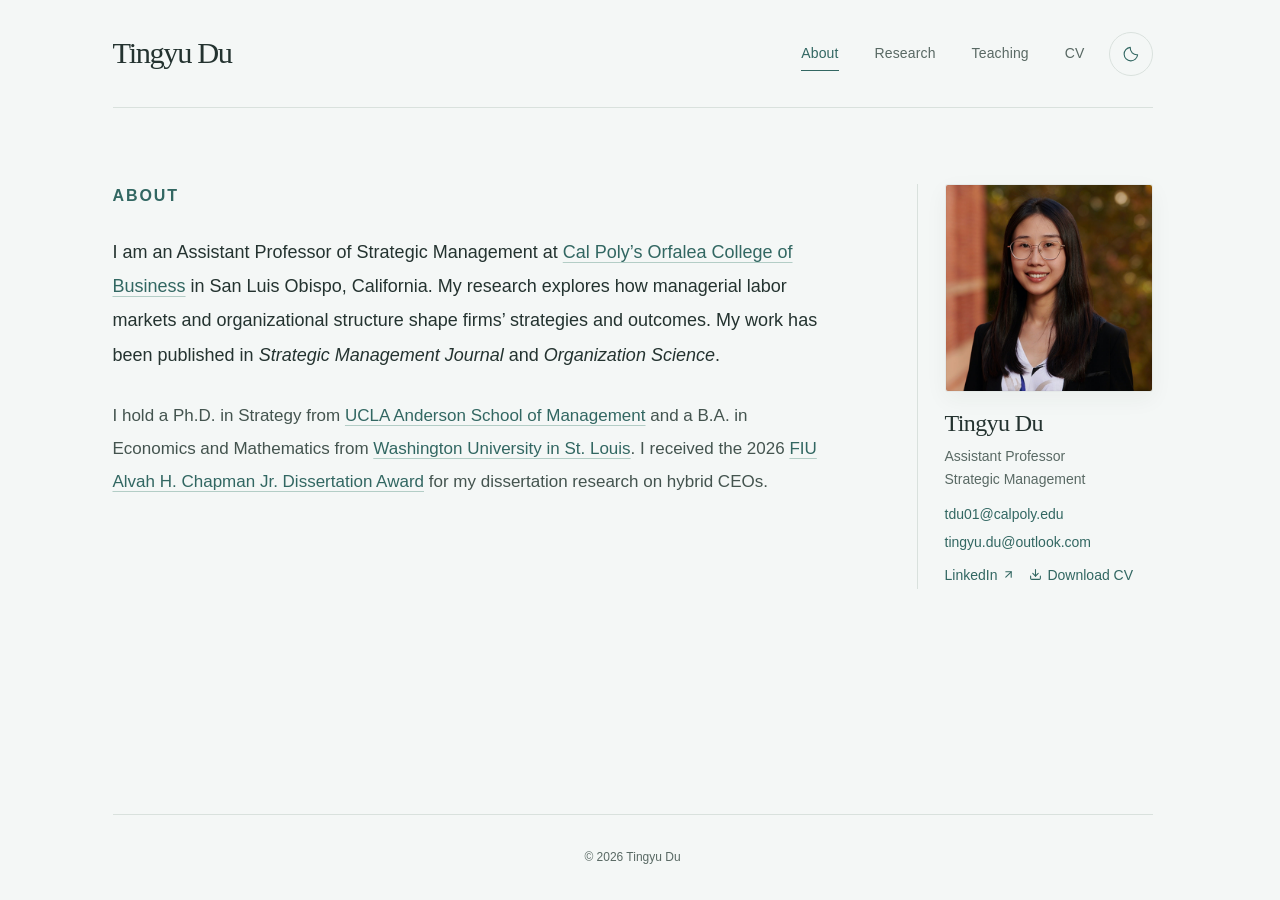
<file: index.html>
<!DOCTYPE html><html lang="en"><head><meta charSet="utf-8"/><meta name="viewport" content="width=device-width, initial-scale=1"/><link rel="stylesheet" href="/_next/static/css/index.D_qrtXZv.css" data-rsc-css-href="/_next/static/css/index.D_qrtXZv.css" data-precedence="vite-rsc/importer-resources"/><link rel="modulepreload" fetchPriority="low" href="/_next/static/chunks/index-BICwtoQF.js"/><script src="/_next/static/chunks/rolldown-runtime-C60lm6uB.js" type="module" async=""></script><script src="/_next/static/chunks/framework-D_rUT4EX.js" type="module" async=""></script><link rel="preload" href="/theme.css" as="style"/><link rel="modulepreload" href="/_next/static/chunks/layout-segment-context-ybgIn_D_.js" crossorigin=""/><link rel="modulepreload" href="/_next/static/chunks/Icon-BFIcK819.js" crossorigin=""/><title>About | Tingyu Du</title><meta name="description" content="Tingyu Du is an Assistant Professor of Strategic Management at Cal Poly’s Orfalea College of Business, with a Ph.D. in Strategy from UCLA Anderson."/><link rel="icon" href="/favicon.svg"/><link rel="stylesheet" href="/theme.css"/><script src="/theme.js"></script><script>Object.assign(((self[Symbol.for("vinext.navigationRuntime")]??={bootstrap:{routeManifest:null},functions:{}}).bootstrap.rsc??={rsc:[]}),{params:{},nav:{"pathname":"/","searchParams":[]}})</script><link rel="modulepreload" href="/_next/static/chunks/index-BICwtoQF.js" />
</head><body><div class="site-shell site-shell--about"><a class="skip-link" href="#main">Skip to content</a><header class="site-header"><div class="header-inner wrap"><a class="wordmark" href="/" aria-label="Tingyu Du — About">Tingyu Du</a><nav class="main-nav" aria-label="Main navigation"><a href="/" aria-current="page">About</a><a href="/research/">Research</a><a href="/teaching/">Teaching</a><a href="/cv/">CV</a></nav><button class="theme-toggle" type="button" role="switch" aria-label="Dark mode" aria-checked="false" title="Switch to dark mode"><svg class="theme-moon" viewBox="0 0 24 24" aria-hidden="true"><path d="M20.8 13A9 9 0 0 1 11 3.2 9 9 0 1 0 20.8 13Z"></path></svg><svg class="theme-sun" viewBox="0 0 24 24" aria-hidden="true"><circle cx="12" cy="12" r="4"></circle><path d="M12 2v2m0 16v2M2 12h2m16 0h2M4.9 4.9l1.4 1.4m11.4 11.4 1.4 1.4M4.9 19.1l1.4-1.4M17.7 6.3l1.4-1.4"></path></svg></button></div></header><main id="main" class="site-main"><div class="about-layout wrap"><section class="about-intro" aria-labelledby="about-title"><h1 id="about-title" class="eyebrow">About</h1><div class="intro-prose"><p>I am an Assistant Professor of Strategic Management at<!-- --> <a href="https://www.calpoly.edu/orfalea-college-of-business" target="_blank" rel="noreferrer">Cal Poly’s Orfalea College of Business</a> <!-- -->in San Luis Obispo, California. My research explores how managerial labor markets and organizational structure shape firms’ strategies and outcomes. My work has been published in<!-- --> <em>Strategic Management Journal</em> and <em>Organization Science</em>.</p><p>I hold a Ph.D. in Strategy from<!-- --> <a href="https://www.anderson.ucla.edu/faculty-and-research/strategy" target="_blank" rel="noreferrer">UCLA Anderson School of Management</a> <!-- -->and a B.A. in Economics and Mathematics from<!-- --> <a href="https://economics.washu.edu/" target="_blank" rel="noreferrer">Washington University in St. Louis</a>.<!-- --> <!-- -->I received the 2026<!-- --> <a href="https://lead.fiu.edu/resources/research/fiu-alvah-h-chapman-jr-dissertation-award/" target="_blank" rel="noreferrer">FIU Alvah H. Chapman Jr. Dissertation Award</a> <!-- -->for my dissertation research on hybrid CEOs.</p></div></section><aside class="profile-sidebar" aria-label="Portrait and contact information"><div class="portrait-image"><img src="/tingyu-du.jpg" alt="Tingyu Du" width="1080" height="1080" fetchPriority="high"/></div><div class="profile-details"><p class="profile-name">Tingyu Du</p><p class="profile-role">Assistant Professor<br/>Strategic Management</p><a class="profile-email" href="mailto:tdu01@calpoly.edu">tdu01@calpoly.edu</a><a class="profile-email" href="mailto:tingyu.du@outlook.com">tingyu.du@outlook.com</a><div class="profile-links"><a class="text-link profile-social" href="https://www.linkedin.com/in/tingyudu" target="_blank" rel="noopener noreferrer">LinkedIn <svg xmlns="http://www.w3.org/2000/svg" width="13" height="13" viewBox="0 0 24 24" fill="none" stroke="currentColor" stroke-width="2" stroke-linecap="round" stroke-linejoin="round" class="lucide lucide-arrow-up-right" aria-hidden="true"><path d="M7 7h10v10"></path><path d="M7 17 17 7"></path></svg></a><a class="text-link profile-cv" href="/cv/"><svg xmlns="http://www.w3.org/2000/svg" width="13" height="13" viewBox="0 0 24 24" fill="none" stroke="currentColor" stroke-width="2" stroke-linecap="round" stroke-linejoin="round" class="lucide lucide-download" aria-hidden="true"><path d="M12 15V3"></path><path d="M21 15v4a2 2 0 0 1-2 2H5a2 2 0 0 1-2-2v-4"></path><path d="m7 10 5 5 5-5"></path></svg> Download CV</a></div></div></aside></div></main><footer class="site-footer"><div class="wrap footer-inner"><span>© 2026 Tingyu Du</span></div></footer></div><script type="module" src="/_next/static/chunks/index-BICwtoQF.js" id="_R_" async=""></script><script>((self[Symbol.for("vinext.navigationRuntime")]??={bootstrap:{routeManifest:null},functions:{}}).bootstrap.rsc??={rsc:[]}).rsc.push("0:{\"page:/\":\"$L1\",\"layout:/\":\"$L2\",\"route:/\":\"$L3\",\"__route\":\"route:/\",\"__interceptionContext\":null,\"__layoutIds\":[\"layout:/\"],\"__rootLayout\":\"/\",\"__bfcacheSegmentIdentities\":{\"layout:/\":\"[\\\"layout\\\",\\\"layout:/\\\",\\\"root-boundary:/\\\",\\\"\\\"]\",\"page:/\":\"[\\\"page\\\",\\\"page:/\\\",\\\"root-boundary:/\\\",\\\"\\\"]\"},\"__srcPage\":[\"page\"],\"__layoutFlags\":{\"layout:/\":\"s\"},\"__artifactCompatibility\":{\"schemaVersion\":1,\"graphVersion\":\"app-route-graph:1177fd80f83fa7b0\",\"deploymentVersion\":\"91b8c897-ca49-4867-83e2-0a76efab0974\",\"appElementsSchemaVersion\":1,\"rscPayloadSchemaVersion\":1,\"rootBoundaryId\":\"/\",\"renderEpoch\":null}}\n")</script><script>((self[Symbol.for("vinext.navigationRuntime")]??={bootstrap:{routeManifest:null},functions:{}}).bootstrap.rsc??={rsc:[]}).rsc.push("4:I[\"c5beb10df826\",[],\"Children\",1]\n")</script><script>((self[Symbol.for("vinext.navigationRuntime")]??={bootstrap:{routeManifest:null},functions:{}}).bootstrap.rsc??={rsc:[]}).rsc.push("5:I[\"0dc7e6a5ccb2\",[],\"GlobalErrorBoundary\",1]\n")</script><script>((self[Symbol.for("vinext.navigationRuntime")]??={bootstrap:{routeManifest:null},functions:{}}).bootstrap.rsc??={rsc:[]}).rsc.push("6:I[\"610eead2fe97\",[],\"default\",1]\n")</script><script>((self[Symbol.for("vinext.navigationRuntime")]??={bootstrap:{routeManifest:null},functions:{}}).bootstrap.rsc??={rsc:[]}).rsc.push("7:I[\"0dc7e6a5ccb2\",[],\"ErrorBoundary\",1]\n")</script><script>((self[Symbol.for("vinext.navigationRuntime")]??={bootstrap:{routeManifest:null},functions:{}}).bootstrap.rsc??={rsc:[]}).rsc.push("8:I[\"8c444080ebb8\",[],\"LayoutSegmentProvider\",1]\n")</script><script>((self[Symbol.for("vinext.navigationRuntime")]??={bootstrap:{routeManifest:null},functions:{}}).bootstrap.rsc??={rsc:[]}).rsc.push("9:I[\"c5beb10df826\",[],\"Slot\",1]\n")</script><script>((self[Symbol.for("vinext.navigationRuntime")]??={bootstrap:{routeManifest:null},functions:{}}).bootstrap.rsc??={rsc:[]}).rsc.push("a:I[\"0dc7e6a5ccb2\",[],\"NotFoundBoundary\",1]\n")</script><script>((self[Symbol.for("vinext.navigationRuntime")]??={bootstrap:{routeManifest:null},functions:{}}).bootstrap.rsc??={rsc:[]}).rsc.push("b:I[\"40fe166cc87b\",[],\"AppRouterScrollTarget\",1]\n")</script><script>((self[Symbol.for("vinext.navigationRuntime")]??={bootstrap:{routeManifest:null},functions:{}}).bootstrap.rsc??={rsc:[]}).rsc.push("c:I[\"0dc7e6a5ccb2\",[],\"RedirectBoundary\",1]\n")</script><script>((self[Symbol.for("vinext.navigationRuntime")]??={bootstrap:{routeManifest:null},functions:{}}).bootstrap.rsc??={rsc:[]}).rsc.push(":HL[\"/_next/static/css/index.D_qrtXZv.css\",\"style\"     ]\n")</script><script>((self[Symbol.for("vinext.navigationRuntime")]??={bootstrap:{routeManifest:null},functions:{}}).bootstrap.rsc??={rsc:[]}).rsc.push(":HL[\"/theme.css\",\"style\"     ]\n")</script><script>((self[Symbol.for("vinext.navigationRuntime")]??={bootstrap:{routeManifest:null},functions:{}}).bootstrap.rsc??={rsc:[]}).rsc.push("2:[[[\"$\",\"link\",\"css:/_next/static/css/index.D_qrtXZv.css\",{\"rel\":\"stylesheet\",\"precedence\":\"vite-rsc/importer-resources\",\"href\":\"/_next/static/css/index.D_qrtXZv.css\",\"data-rsc-css-href\":\"/_next/static/css/index.D_qrtXZv.css\"}],\"$undefined\"],[\"$\",\"html\",null,{\"lang\":\"en\",\"suppressHydrationWarning\":true,\"children\":[[\"$\",\"head\",null,{\"children\":[[\"$\",\"link\",null,{\"rel\":\"stylesheet\",\"href\":\"/theme.css\"}],[\"$\",\"script\",null,{\"src\":\"/theme.js\"}]]}],[\"$\",\"body\",null,{\"children\":[\"$\",\"$L4\",null,{}]}]]}]]\n")</script><script>((self[Symbol.for("vinext.navigationRuntime")]??={bootstrap:{routeManifest:null},functions:{}}).bootstrap.rsc??={rsc:[]}).rsc.push("3:[[[\"$\",\"meta\",null,{\"charSet\":\"utf-8\"}],[[\"$\",\"title\",\"0\",{\"children\":\"About | Tingyu Du\"}],[\"$\",\"meta\",\"1\",{\"name\":\"description\",\"content\":\"Tingyu Du is an Assistant Professor of Strategic Management at Cal Poly’s Orfalea College of Business, with a Ph.D. in Strategy from UCLA Anderson.\"}],[\"$\",\"link\",\"2\",{\"data-vinext-streamed-icon\":\"$undefined\",\"rel\":\"icon\",\"href\":\"/favicon.svg\",\"type\":\"$undefined\",\"sizes\":\"$undefined\",\"color\":\"$undefined\",\"media\":\"$undefined\",\"fetchPriority\":\"$undefined\"}]],[[\"$\",\"meta\",\"0\",{\"name\":\"viewport\",\"content\":\"width=device-width, initial-scale=1\"}]]],[\"$\",\"$L5\",null,{\"fallback\":\"$6\",\"children\":[\"$\",\"$L7\",null,{\"fallback\":\"$6\",\"children\":[\"$\",\"$L8\",null,{\"providerId\":\"layout:/\",\"segmentMap\":{\"children\":[]},\"children\":[\"$\",\"$L9\",null,{\"id\":\"layout:/\",\"parallelSlots\":\"$undefined\",\"children\":[\"$\",\"$La\",null,{\"resetKey\":\"\",\"fallback\":[[\"$\",\"title\",null,{\"children\":\"404: This page could not be found.\"}],[\"$\",\"div\",null,{\"style\":{\"fontFamily\":\"system-ui,\\\"Segoe UI\\\",Roboto,Helvetica,Arial,sans-serif,\\\"Apple Color Emoji\\\",\\\"Segoe UI Emoji\\\"\",\"height\":\"100vh\",\"textAlign\":\"center\",\"display\":\"flex\",\"flexDirection\":\"column\",\"alignItems\":\"center\",\"justifyContent\":\"center\"},\"children\":[\"$\",\"div\",null,{\"children\":[[\"$\",\"style\",null,{\"dangerouslySetInnerHTML\":{\"__html\":\"body{color:#000;background:#fff;margin:0}.next-error-h1{border-right:1px solid rgba(0,0,0,.3)}@media (prefers-color-scheme:dark){body{color:#fff;background:#000}.next-error-h1{border-right:1px solid rgba(255,255,255,.3)}}\"}}],[\"$\",\"h1\",null,{\"className\":\"next-error-h1\",\"style\":{\"display\":\"inline-block\",\"margin\":\"0 20px 0 0\",\"padding\":\"0 23px 0 0\",\"fontSize\":24,\"fontWeight\":500,\"verticalAlign\":\"top\",\"lineHeight\":\"49px\"},\"children\":404}],[\"$\",\"div\",null,{\"style\":{\"display\":\"inline-block\"},\"children\":[\"$\",\"h2\",null,{\"style\":{\"fontSize\":14,\"fontWeight\":400,\"lineHeight\":\"49px\",\"margin\":0},\"children\":\"This page could not be found.\"}]}]]}]}]],\"children\":[\"$\",\"$Lb\",null,{\"children\":[\"$\",\"$Lc\",null,{\"children\":[[\"$\",\"$L8\",null,{\"providerId\":\"page:/\",\"segmentMap\":{\"children\":[\"__PAGE__\"]},\"children\":[\"$\",\"$L9\",null,{\"id\":\"page:/\"}]}],null]}]}]}]}]}]}]}],null,null]\n")</script><script>((self[Symbol.for("vinext.navigationRuntime")]??={bootstrap:{routeManifest:null},functions:{}}).bootstrap.rsc??={rsc:[]}).rsc.push("d:I[\"066132fd2803\",[],\"default\",1]\n")</script><script>((self[Symbol.for("vinext.navigationRuntime")]??={bootstrap:{routeManifest:null},functions:{}}).bootstrap.rsc??={rsc:[]}).rsc.push(":HL[\"/tingyu-du.jpg\",\"image\",{\"fetchPriority\":\"high\"}]\n")</script><script>((self[Symbol.for("vinext.navigationRuntime")]??={bootstrap:{routeManifest:null},functions:{}}).bootstrap.rsc??={rsc:[]}).rsc.push("1:[\"$\",\"div\",null,{\"className\":\"site-shell site-shell--about\",\"children\":[[\"$\",\"a\",null,{\"className\":\"skip-link\",\"href\":\"#main\",\"children\":\"Skip to content\"}],[\"$\",\"header\",null,{\"className\":\"site-header\",\"children\":[\"$\",\"div\",null,{\"className\":\"header-inner wrap\",\"children\":[[\"$\",\"a\",null,{\"className\":\"wordmark\",\"href\":\"/\",\"aria-label\":\"Tingyu Du — About\",\"children\":\"Tingyu Du\"}],[\"$\",\"nav\",null,{\"className\":\"main-nav\",\"aria-label\":\"Main navigation\",\"children\":[[\"$\",\"a\",\"about\",{\"href\":\"/\",\"aria-current\":\"page\",\"children\":\"About\"}],[\"$\",\"a\",\"research\",{\"href\":\"/research/\",\"aria-current\":\"$undefined\",\"children\":\"Research\"}],[\"$\",\"a\",\"teaching\",{\"href\":\"/teaching/\",\"aria-current\":\"$undefined\",\"children\":\"Teaching\"}],[\"$\",\"a\",\"cv\",{\"href\":\"/cv/\",\"aria-current\":\"$undefined\",\"children\":\"CV\"}]]}],[\"$\",\"button\",null,{\"className\":\"theme-toggle\",\"type\":\"button\",\"role\":\"switch\",\"aria-label\":\"Dark mode\",\"aria-checked\":\"false\",\"title\":\"Switch to dark mode\",\"suppressHydrationWarning\":true,\"children\":[[\"$\",\"svg\",null,{\"className\":\"theme-moon\",\"viewBox\":\"0 0 24 24\",\"aria-hidden\":\"true\",\"children\":[\"$\",\"path\",null,{\"d\":\"M20.8 13A9 9 0 0 1 11 3.2 9 9 0 1 0 20.8 13Z\"}]}],[\"$\",\"svg\",null,{\"className\":\"theme-sun\",\"viewBox\":\"0 0 24 24\",\"aria-hidden\":\"true\",\"children\":[[\"$\",\"circle\",null,{\"cx\":\"12\",\"cy\":\"12\",\"r\":\"4\"}],[\"$\",\"path\",null,{\"d\":\"M12 2v2m0 16v2M2 12h2m16 0h2M4.9 4.9l1.4 1.4m11.4 11.4 1.4 1.4M4.9 19.1l1.4-1.4M17.7 6.3l1.4-1.4\"}]]}]]}]]}]}],[\"$\",\"main\",null,{\"id\":\"main\",\"className\":\"site-main\",\"children\":[\"$\",\"div\",null,{\"className\":\"about-layout wrap\",\"children\":[[\"$\",\"section\",null,{\"className\":\"about-intro\",\"aria-labelledby\":\"about-title\",\"children\":[[\"$\",\"h1\",null,{\"id\":\"about-title\",\"className\":\"eyebrow\",\"children\":\"About\"}],[\"$\",\"div\",null,{\"className\":\"intro-prose\",\"children\":[[\"$\",\"p\",null,{\"children\":[\"I am an Assistant Professor of Strategic Management at\",\" \",[\"$\",\"a\",null,{\"href\":\"https://www.calpoly.edu/orfalea-college-of-business\",\"target\":\"_blank\",\"rel\":\"noreferrer\",\"children\":\"Cal Poly’s Orfalea College of Business\"}],\" \",\"in San Luis Obispo, California. My research explores how managerial labor markets and organizational structure shape firms’ strategies and outcomes. My work has been published in\",\" \",[\"$\",\"em\",null,{\"children\":\"Strategic Management Journal\"}],\" and \",[\"$\",\"em\",null,{\"children\":\"Organization Science\"}],\".\"]}],[\"$\",\"p\",null,{\"children\":[\"I hold a Ph.D. in Strategy from\",\" \",[\"$\",\"a\",null,{\"href\":\"https://www.anderson.ucla.edu/faculty-and-research/strategy\",\"target\":\"_blank\",\"rel\":\"noreferrer\",\"children\":\"UCLA Anderson School of Management\"}],\" \",\"and a B.A. in Economics and Mathematics from\",\" \",[\"$\",\"a\",null,{\"href\":\"https://economics.washu.edu/\",\"target\":\"_blank\",\"rel\":\"noreferrer\",\"children\":\"Washington University in St. Louis\"}],\".\",\" \",\"I received the 2026\",\" \",[\"$\",\"a\",null,{\"href\":\"https://lead.fiu.edu/resources/research/fiu-alvah-h-chapman-jr-dissertation-award/\",\"target\":\"_blank\",\"rel\":\"noreferrer\",\"children\":\"FIU Alvah H. Chapman Jr. Dissertation Award\"}],\" \",\"for my dissertation research on hybrid CEOs.\"]}]]}]]}],[\"$\",\"aside\",null,{\"className\":\"profile-sidebar\",\"aria-label\":\"Portrait and contact information\",\"children\":[[\"$\",\"div\",null,{\"className\":\"portrait-image\",\"children\":[\"$\",\"img\",null,{\"src\":\"/tingyu-du.jpg\",\"alt\":\"Tingyu Du\",\"width\":\"1080\",\"height\":\"1080\",\"fetchPriority\":\"high\"}]}],[\"$\",\"div\",null,{\"className\":\"profile-details\",\"children\":[[\"$\",\"p\",null,{\"className\":\"profile-name\",\"children\":\"Tingyu Du\"}],[\"$\",\"p\",null,{\"className\":\"profile-role\",\"children\":[\"Assistant Professor\",[\"$\",\"br\",null,{}],\"Strategic Management\"]}],[\"$\",\"a\",null,{\"className\":\"profile-email\",\"href\":\"mailto:tdu01@calpoly.edu\",\"children\":\"tdu01@calpoly.edu\"}],[\"$\",\"a\",null,{\"className\":\"profile-email\",\"href\":\"mailto:tingyu.du@outlook.com\",\"children\":\"tingyu.du@outlook.com\"}],[\"$\",\"div\",null,{\"className\":\"profile-links\",\"children\":[[\"$\",\"a\",null,{\"className\":\"text-link profile-social\",\"href\":\"https://www.linkedin.com/in/tingyudu\",\"target\":\"_blank\",\"rel\":\"noopener noreferrer\",\"children\":[\"LinkedIn \",[\"$\",\"$Ld\",null,{\"ref\":\"$undefined\",\"iconNode\":[[\"path\",{\"d\":\"M7 7h10v10\",\"key\":\"1tivn9\"}],[\"path\",{\"d\":\"M7 17 17 7\",\"key\":\"1vkiza\"}]],\"className\":\"lucide-arrow-up-right\",\"size\":13,\"aria-hidden\":\"true\"}]]}],[\"$\",\"a\",null,{\"className\":\"text-link profile-cv\",\"href\":\"/cv/\",\"children\":[[\"$\",\"$Ld\",null,{\"ref\":\"$undefined\",\"iconNode\":[[\"path\",{\"d\":\"M12 15V3\",\"key\":\"m9g1x1\"}],[\"path\",{\"d\":\"M21 15v4a2 2 0 0 1-2 2H5a2 2 0 0 1-2-2v-4\",\"key\":\"ih7n3h\"}],[\"path\",{\"d\":\"m7 10 5 5 5-5\",\"key\":\"brsn70\"}]],\"className\":\"lucide-download\",\"size\":13,\"aria-hidden\":\"true\"}],\" Download CV\"]}]]}]]}]]}]]}]}],\"$Le\"]}]\n")</script><script>((self[Symbol.for("vinext.navigationRuntime")]??={bootstrap:{routeManifest:null},functions:{}}).bootstrap.rsc??={rsc:[]}).rsc.push("e:[\"$\",\"footer\",null,{\"className\":\"site-footer\",\"children\":[\"$\",\"div\",null,{\"className\":\"wrap footer-inner\",\"children\":[\"$\",\"span\",null,{\"children\":\"© 2026 Tingyu Du\"}]}]}]\n")</script><script>Object.assign(((self[Symbol.for("vinext.navigationRuntime")]??={bootstrap:{routeManifest:null},functions:{}}).bootstrap.rsc??={rsc:[]}),{"initialCacheKind":"static"});((self[Symbol.for("vinext.navigationRuntime")]??={bootstrap:{routeManifest:null},functions:{}}).bootstrap.rsc??={rsc:[]}).done=true</script></body></html>
</file>
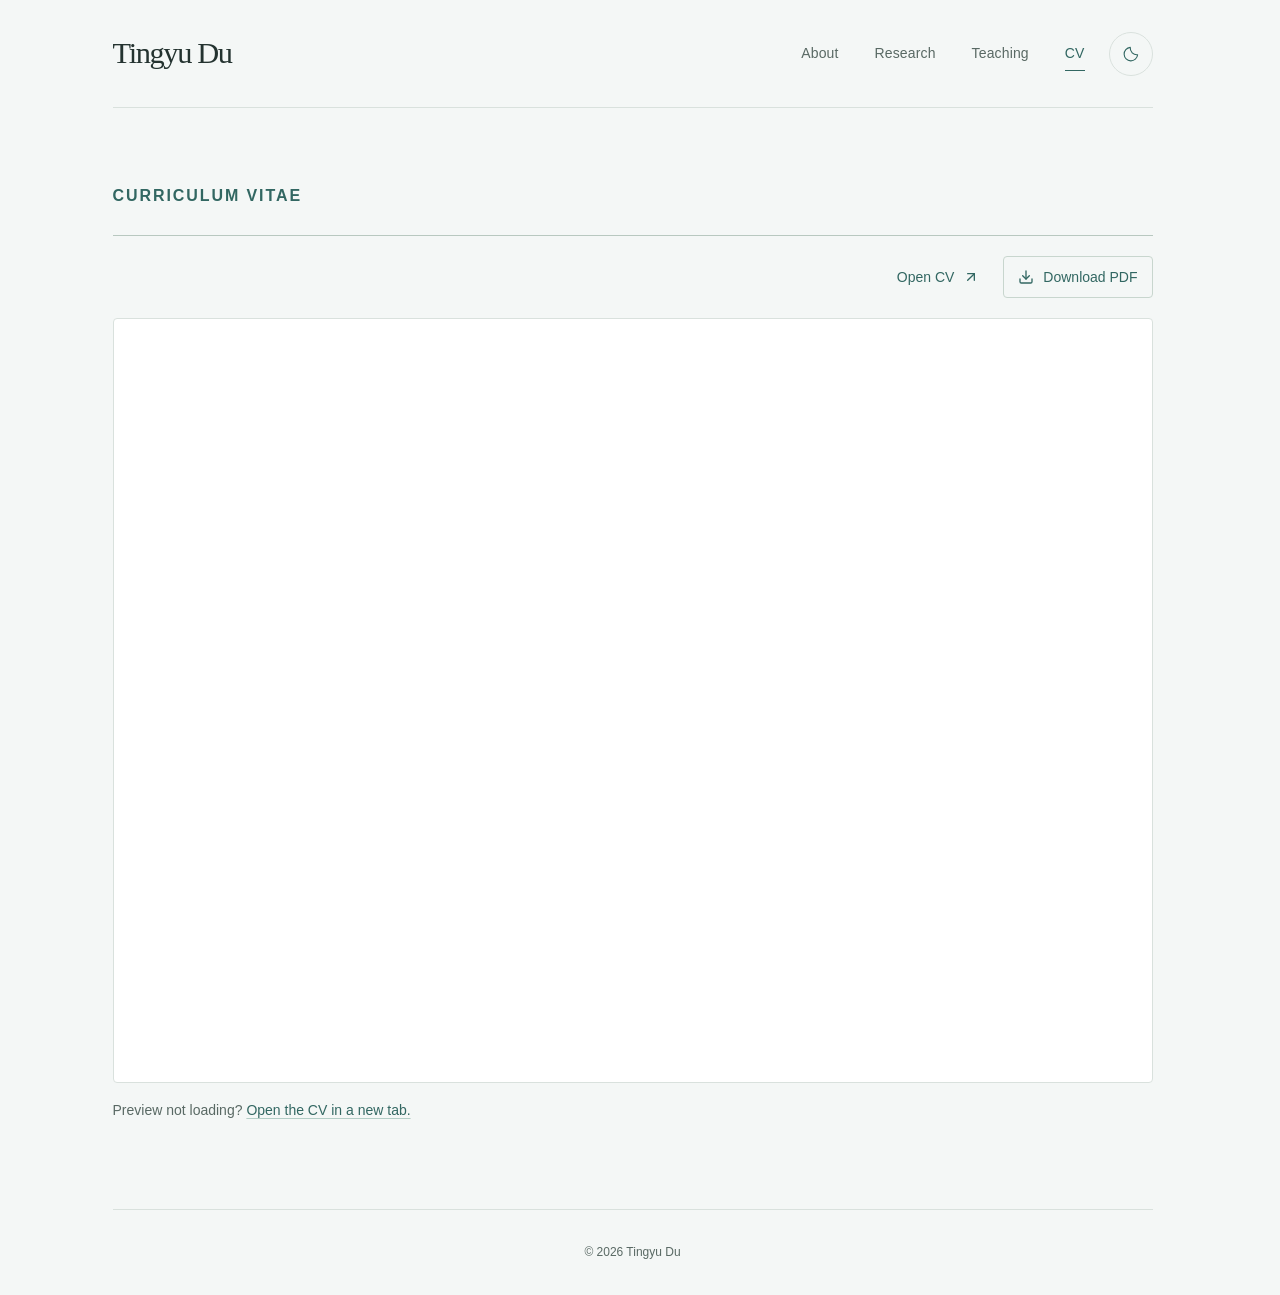
<file: cv/index.html>
<!DOCTYPE html><html lang="en"><head><meta charSet="utf-8"/><meta name="viewport" content="width=device-width, initial-scale=1"/><link rel="stylesheet" href="/_next/static/css/index.D_qrtXZv.css" data-rsc-css-href="/_next/static/css/index.D_qrtXZv.css" data-precedence="vite-rsc/importer-resources"/><link rel="modulepreload" fetchPriority="low" href="/_next/static/chunks/index-BICwtoQF.js"/><script src="/_next/static/chunks/rolldown-runtime-C60lm6uB.js" type="module" async=""></script><script src="/_next/static/chunks/framework-D_rUT4EX.js" type="module" async=""></script><link rel="preload" href="/theme.css" as="style"/><link rel="modulepreload" href="/_next/static/chunks/layout-segment-context-ybgIn_D_.js" crossorigin=""/><link rel="modulepreload" href="/_next/static/chunks/Icon-BFIcK819.js" crossorigin=""/><title>CV | Tingyu Du</title><meta name="description" content="View or download Tingyu Du’s curriculum vitae."/><link rel="icon" href="/favicon.svg"/><link rel="stylesheet" href="/theme.css"/><script src="/theme.js"></script><script>Object.assign(((self[Symbol.for("vinext.navigationRuntime")]??={bootstrap:{routeManifest:null},functions:{}}).bootstrap.rsc??={rsc:[]}),{params:{},nav:{"pathname":"/cv","searchParams":[]}})</script><link rel="modulepreload" href="/_next/static/chunks/index-BICwtoQF.js" />
</head><body><div class="site-shell site-shell--cv"><a class="skip-link" href="#main">Skip to content</a><header class="site-header"><div class="header-inner wrap"><a class="wordmark" href="/" aria-label="Tingyu Du — About">Tingyu Du</a><nav class="main-nav" aria-label="Main navigation"><a href="/">About</a><a href="/research/">Research</a><a href="/teaching/">Teaching</a><a href="/cv/" aria-current="page">CV</a></nav><button class="theme-toggle" type="button" role="switch" aria-label="Dark mode" aria-checked="false" title="Switch to dark mode"><svg class="theme-moon" viewBox="0 0 24 24" aria-hidden="true"><path d="M20.8 13A9 9 0 0 1 11 3.2 9 9 0 1 0 20.8 13Z"></path></svg><svg class="theme-sun" viewBox="0 0 24 24" aria-hidden="true"><circle cx="12" cy="12" r="4"></circle><path d="M12 2v2m0 16v2M2 12h2m16 0h2M4.9 4.9l1.4 1.4m11.4 11.4 1.4 1.4M4.9 19.1l1.4-1.4M17.7 6.3l1.4-1.4"></path></svg></button></div></header><main id="main" class="site-main"><div class="page-content cv-page wrap"><header class="page-heading"><h1 class="eyebrow">Curriculum vitae</h1></header><div class="cv-toolbar"><div class="cv-actions"><a class="text-link" href="https://drive.google.com/file/d/1wAPjJVvcvKN5z6ACPlhj172Vr5cI2iBy/view?usp=sharing" target="_blank" rel="noopener noreferrer">Open CV <svg xmlns="http://www.w3.org/2000/svg" width="16" height="16" viewBox="0 0 24 24" fill="none" stroke="currentColor" stroke-width="2" stroke-linecap="round" stroke-linejoin="round" class="lucide lucide-arrow-up-right" aria-hidden="true"><path d="M7 7h10v10"></path><path d="M7 17 17 7"></path></svg></a><a class="cv-download" href="https://drive.google.com/uc?export=download&amp;id=1wAPjJVvcvKN5z6ACPlhj172Vr5cI2iBy" target="_blank" rel="noopener noreferrer"><svg xmlns="http://www.w3.org/2000/svg" width="16" height="16" viewBox="0 0 24 24" fill="none" stroke="currentColor" stroke-width="2" stroke-linecap="round" stroke-linejoin="round" class="lucide lucide-download" aria-hidden="true"><path d="M12 15V3"></path><path d="M21 15v4a2 2 0 0 1-2 2H5a2 2 0 0 1-2-2v-4"></path><path d="m7 10 5 5 5-5"></path></svg> Download PDF</a></div></div><iframe class="cv-viewer" src="https://drive.google.com/file/d/1wAPjJVvcvKN5z6ACPlhj172Vr5cI2iBy/preview" title="Tingyu Du’s curriculum vitae — PDF preview"></iframe><p class="cv-preview-note">Preview not loading? <a href="https://drive.google.com/file/d/1wAPjJVvcvKN5z6ACPlhj172Vr5cI2iBy/view?usp=sharing" target="_blank" rel="noopener noreferrer">Open the CV in a new tab.</a></p></div></main><footer class="site-footer"><div class="wrap footer-inner"><span>© 2026 Tingyu Du</span></div></footer></div><script type="module" src="/_next/static/chunks/index-BICwtoQF.js" id="_R_" async=""></script><script>((self[Symbol.for("vinext.navigationRuntime")]??={bootstrap:{routeManifest:null},functions:{}}).bootstrap.rsc??={rsc:[]}).rsc.push("0:{\"page:/cv\":\"$L1\",\"layout:/\":\"$L2\",\"route:/cv\":\"$L3\",\"__route\":\"route:/cv\",\"__interceptionContext\":null,\"__layoutIds\":[\"layout:/\"],\"__rootLayout\":\"/\",\"__bfcacheSegmentIdentities\":{\"layout:/\":\"[\\\"layout\\\",\\\"layout:/\\\",\\\"root-boundary:/\\\",\\\"\\\"]\",\"page:/cv\":\"[\\\"page\\\",\\\"page:/cv\\\",\\\"root-boundary:/\\\",\\\"[\\\\\\\"cv\\\\\\\"]\\\"]\"},\"__srcPage\":[\"cv\",\"page\"],\"__layoutFlags\":{\"layout:/\":\"s\"},\"__artifactCompatibility\":{\"schemaVersion\":1,\"graphVersion\":\"app-route-graph:6347e6c7f06a2ab4\",\"deploymentVersion\":\"91b8c897-ca49-4867-83e2-0a76efab0974\",\"appElementsSchemaVersion\":1,\"rscPayloadSchemaVersion\":1,\"rootBoundaryId\":\"/\",\"renderEpoch\":null}}\n")</script><script>((self[Symbol.for("vinext.navigationRuntime")]??={bootstrap:{routeManifest:null},functions:{}}).bootstrap.rsc??={rsc:[]}).rsc.push("4:I[\"c5beb10df826\",[],\"Children\",1]\n")</script><script>((self[Symbol.for("vinext.navigationRuntime")]??={bootstrap:{routeManifest:null},functions:{}}).bootstrap.rsc??={rsc:[]}).rsc.push("5:I[\"0dc7e6a5ccb2\",[],\"GlobalErrorBoundary\",1]\n")</script><script>((self[Symbol.for("vinext.navigationRuntime")]??={bootstrap:{routeManifest:null},functions:{}}).bootstrap.rsc??={rsc:[]}).rsc.push("6:I[\"610eead2fe97\",[],\"default\",1]\n")</script><script>((self[Symbol.for("vinext.navigationRuntime")]??={bootstrap:{routeManifest:null},functions:{}}).bootstrap.rsc??={rsc:[]}).rsc.push("7:I[\"0dc7e6a5ccb2\",[],\"ErrorBoundary\",1]\n")</script><script>((self[Symbol.for("vinext.navigationRuntime")]??={bootstrap:{routeManifest:null},functions:{}}).bootstrap.rsc??={rsc:[]}).rsc.push("8:I[\"8c444080ebb8\",[],\"LayoutSegmentProvider\",1]\n")</script><script>((self[Symbol.for("vinext.navigationRuntime")]??={bootstrap:{routeManifest:null},functions:{}}).bootstrap.rsc??={rsc:[]}).rsc.push("9:I[\"c5beb10df826\",[],\"Slot\",1]\n")</script><script>((self[Symbol.for("vinext.navigationRuntime")]??={bootstrap:{routeManifest:null},functions:{}}).bootstrap.rsc??={rsc:[]}).rsc.push("a:I[\"0dc7e6a5ccb2\",[],\"NotFoundBoundary\",1]\n")</script><script>((self[Symbol.for("vinext.navigationRuntime")]??={bootstrap:{routeManifest:null},functions:{}}).bootstrap.rsc??={rsc:[]}).rsc.push("b:I[\"40fe166cc87b\",[],\"AppRouterScrollTarget\",1]\n")</script><script>((self[Symbol.for("vinext.navigationRuntime")]??={bootstrap:{routeManifest:null},functions:{}}).bootstrap.rsc??={rsc:[]}).rsc.push("c:I[\"0dc7e6a5ccb2\",[],\"RedirectBoundary\",1]\n")</script><script>((self[Symbol.for("vinext.navigationRuntime")]??={bootstrap:{routeManifest:null},functions:{}}).bootstrap.rsc??={rsc:[]}).rsc.push(":HL[\"/_next/static/css/index.D_qrtXZv.css\",\"style\"     ]\n")</script><script>((self[Symbol.for("vinext.navigationRuntime")]??={bootstrap:{routeManifest:null},functions:{}}).bootstrap.rsc??={rsc:[]}).rsc.push(":HL[\"/theme.css\",\"style\"     ]\n")</script><script>((self[Symbol.for("vinext.navigationRuntime")]??={bootstrap:{routeManifest:null},functions:{}}).bootstrap.rsc??={rsc:[]}).rsc.push("2:[[[\"$\",\"link\",\"css:/_next/static/css/index.D_qrtXZv.css\",{\"rel\":\"stylesheet\",\"precedence\":\"vite-rsc/importer-resources\",\"href\":\"/_next/static/css/index.D_qrtXZv.css\",\"data-rsc-css-href\":\"/_next/static/css/index.D_qrtXZv.css\"}],\"$undefined\"],[\"$\",\"html\",null,{\"lang\":\"en\",\"suppressHydrationWarning\":true,\"children\":[[\"$\",\"head\",null,{\"children\":[[\"$\",\"link\",null,{\"rel\":\"stylesheet\",\"href\":\"/theme.css\"}],[\"$\",\"script\",null,{\"src\":\"/theme.js\"}]]}],[\"$\",\"body\",null,{\"children\":[\"$\",\"$L4\",null,{}]}]]}]]\n")</script><script>((self[Symbol.for("vinext.navigationRuntime")]??={bootstrap:{routeManifest:null},functions:{}}).bootstrap.rsc??={rsc:[]}).rsc.push("3:[[[\"$\",\"meta\",null,{\"charSet\":\"utf-8\"}],[[\"$\",\"title\",\"0\",{\"children\":\"CV | Tingyu Du\"}],[\"$\",\"meta\",\"1\",{\"name\":\"description\",\"content\":\"View or download Tingyu Du’s curriculum vitae.\"}],[\"$\",\"link\",\"2\",{\"data-vinext-streamed-icon\":\"$undefined\",\"rel\":\"icon\",\"href\":\"/favicon.svg\",\"type\":\"$undefined\",\"sizes\":\"$undefined\",\"color\":\"$undefined\",\"media\":\"$undefined\",\"fetchPriority\":\"$undefined\"}]],[[\"$\",\"meta\",\"0\",{\"name\":\"viewport\",\"content\":\"width=device-width, initial-scale=1\"}]]],[\"$\",\"$L5\",null,{\"fallback\":\"$6\",\"children\":[\"$\",\"$L7\",null,{\"fallback\":\"$6\",\"children\":[\"$\",\"$L8\",null,{\"providerId\":\"layout:/\",\"segmentMap\":{\"children\":[\"cv\"]},\"children\":[\"$\",\"$L9\",null,{\"id\":\"layout:/\",\"parallelSlots\":\"$undefined\",\"children\":[\"$\",\"$La\",null,{\"resetKey\":\"cv\",\"fallback\":[[\"$\",\"title\",null,{\"children\":\"404: This page could not be found.\"}],[\"$\",\"div\",null,{\"style\":{\"fontFamily\":\"system-ui,\\\"Segoe UI\\\",Roboto,Helvetica,Arial,sans-serif,\\\"Apple Color Emoji\\\",\\\"Segoe UI Emoji\\\"\",\"height\":\"100vh\",\"textAlign\":\"center\",\"display\":\"flex\",\"flexDirection\":\"column\",\"alignItems\":\"center\",\"justifyContent\":\"center\"},\"children\":[\"$\",\"div\",null,{\"children\":[[\"$\",\"style\",null,{\"dangerouslySetInnerHTML\":{\"__html\":\"body{color:#000;background:#fff;margin:0}.next-error-h1{border-right:1px solid rgba(0,0,0,.3)}@media (prefers-color-scheme:dark){body{color:#fff;background:#000}.next-error-h1{border-right:1px solid rgba(255,255,255,.3)}}\"}}],[\"$\",\"h1\",null,{\"className\":\"next-error-h1\",\"style\":{\"display\":\"inline-block\",\"margin\":\"0 20px 0 0\",\"padding\":\"0 23px 0 0\",\"fontSize\":24,\"fontWeight\":500,\"verticalAlign\":\"top\",\"lineHeight\":\"49px\"},\"children\":404}],[\"$\",\"div\",null,{\"style\":{\"display\":\"inline-block\"},\"children\":[\"$\",\"h2\",null,{\"style\":{\"fontSize\":14,\"fontWeight\":400,\"lineHeight\":\"49px\",\"margin\":0},\"children\":\"This page could not be found.\"}]}]]}]}]],\"children\":[\"$\",\"$Lb\",null,{\"children\":[\"$\",\"$Lc\",null,{\"children\":[[\"$\",\"$L8\",null,{\"providerId\":\"page:/cv\",\"segmentMap\":{\"children\":[\"__PAGE__\"]},\"children\":[\"$\",\"$L9\",null,{\"id\":\"page:/cv\"}]}],null]}]}]}]}]}]}]}],null,null]\n")</script><script>((self[Symbol.for("vinext.navigationRuntime")]??={bootstrap:{routeManifest:null},functions:{}}).bootstrap.rsc??={rsc:[]}).rsc.push("d:I[\"066132fd2803\",[],\"default\",1]\n")</script><script>((self[Symbol.for("vinext.navigationRuntime")]??={bootstrap:{routeManifest:null},functions:{}}).bootstrap.rsc??={rsc:[]}).rsc.push("1:[\"$\",\"div\",null,{\"className\":\"site-shell site-shell--cv\",\"children\":[[\"$\",\"a\",null,{\"className\":\"skip-link\",\"href\":\"#main\",\"children\":\"Skip to content\"}],[\"$\",\"header\",null,{\"className\":\"site-header\",\"children\":[\"$\",\"div\",null,{\"className\":\"header-inner wrap\",\"children\":[[\"$\",\"a\",null,{\"className\":\"wordmark\",\"href\":\"/\",\"aria-label\":\"Tingyu Du — About\",\"children\":\"Tingyu Du\"}],[\"$\",\"nav\",null,{\"className\":\"main-nav\",\"aria-label\":\"Main navigation\",\"children\":[[\"$\",\"a\",\"about\",{\"href\":\"/\",\"aria-current\":\"$undefined\",\"children\":\"About\"}],[\"$\",\"a\",\"research\",{\"href\":\"/research/\",\"aria-current\":\"$undefined\",\"children\":\"Research\"}],[\"$\",\"a\",\"teaching\",{\"href\":\"/teaching/\",\"aria-current\":\"$undefined\",\"children\":\"Teaching\"}],[\"$\",\"a\",\"cv\",{\"href\":\"/cv/\",\"aria-current\":\"page\",\"children\":\"CV\"}]]}],[\"$\",\"button\",null,{\"className\":\"theme-toggle\",\"type\":\"button\",\"role\":\"switch\",\"aria-label\":\"Dark mode\",\"aria-checked\":\"false\",\"title\":\"Switch to dark mode\",\"suppressHydrationWarning\":true,\"children\":[[\"$\",\"svg\",null,{\"className\":\"theme-moon\",\"viewBox\":\"0 0 24 24\",\"aria-hidden\":\"true\",\"children\":[\"$\",\"path\",null,{\"d\":\"M20.8 13A9 9 0 0 1 11 3.2 9 9 0 1 0 20.8 13Z\"}]}],[\"$\",\"svg\",null,{\"className\":\"theme-sun\",\"viewBox\":\"0 0 24 24\",\"aria-hidden\":\"true\",\"children\":[[\"$\",\"circle\",null,{\"cx\":\"12\",\"cy\":\"12\",\"r\":\"4\"}],[\"$\",\"path\",null,{\"d\":\"M12 2v2m0 16v2M2 12h2m16 0h2M4.9 4.9l1.4 1.4m11.4 11.4 1.4 1.4M4.9 19.1l1.4-1.4M17.7 6.3l1.4-1.4\"}]]}]]}]]}]}],[\"$\",\"main\",null,{\"id\":\"main\",\"className\":\"site-main\",\"children\":[\"$\",\"div\",null,{\"className\":\"page-content cv-page wrap\",\"children\":[[\"$\",\"header\",null,{\"className\":\"page-heading\",\"children\":[\"$\",\"h1\",null,{\"className\":\"eyebrow\",\"children\":\"Curriculum vitae\"}]}],[\"$\",\"div\",null,{\"className\":\"cv-toolbar\",\"children\":[\"$\",\"div\",null,{\"className\":\"cv-actions\",\"children\":[[\"$\",\"a\",null,{\"className\":\"text-link\",\"href\":\"https://drive.google.com/file/d/1wAPjJVvcvKN5z6ACPlhj172Vr5cI2iBy/view?usp=sharing\",\"target\":\"_blank\",\"rel\":\"noopener noreferrer\",\"children\":[\"Open CV \",[\"$\",\"$Ld\",null,{\"ref\":\"$undefined\",\"iconNode\":[[\"path\",{\"d\":\"M7 7h10v10\",\"key\":\"1tivn9\"}],[\"path\",{\"d\":\"M7 17 17 7\",\"key\":\"1vkiza\"}]],\"className\":\"lucide-arrow-up-right\",\"size\":16,\"aria-hidden\":\"true\"}]]}],[\"$\",\"a\",null,{\"className\":\"cv-download\",\"href\":\"https://drive.google.com/uc?export=download\u0026id=1wAPjJVvcvKN5z6ACPlhj172Vr5cI2iBy\",\"target\":\"_blank\",\"rel\":\"noopener noreferrer\",\"children\":[[\"$\",\"$Ld\",null,{\"ref\":\"$undefined\",\"iconNode\":[[\"path\",{\"d\":\"M12 15V3\",\"key\":\"m9g1x1\"}],[\"path\",{\"d\":\"M21 15v4a2 2 0 0 1-2 2H5a2 2 0 0 1-2-2v-4\",\"key\":\"ih7n3h\"}],[\"path\",{\"d\":\"m7 10 5 5 5-5\",\"key\":\"brsn70\"}]],\"className\":\"lucide-download\",\"size\":16,\"aria-hidden\":\"true\"}],\" Download PDF\"]}]]}]}],[\"$\",\"iframe\",null,{\"className\":\"cv-viewer\",\"src\":\"https://drive.google.com/file/d/1wAPjJVvcvKN5z6ACPlhj172Vr5cI2iBy/preview\",\"title\":\"Tingyu Du’s curriculum vitae — PDF preview\"}],[\"$\",\"p\",null,{\"className\":\"cv-preview-note\",\"children\":[\"Preview not loading? \",[\"$\",\"a\",null,{\"href\":\"https://drive.google.com/file/d/1wAPjJVvcvKN5z6ACPlhj172Vr5cI2iBy/view?usp=sharing\",\"target\":\"_blank\",\"rel\":\"noopener noreferrer\",\"children\":\"Open the CV in a new tab.\"}]]}]]}]}],[\"$\",\"footer\",null,{\"className\":\"site-footer\",\"children\":[\"$\",\"div\",null,{\"className\":\"wrap footer-inner\",\"children\":[\"$\",\"span\",null,{\"children\":\"© 2026 Tingyu Du\"}]}]}]]}]\n")</script><script>Object.assign(((self[Symbol.for("vinext.navigationRuntime")]??={bootstrap:{routeManifest:null},functions:{}}).bootstrap.rsc??={rsc:[]}),{"initialCacheKind":"static"});((self[Symbol.for("vinext.navigationRuntime")]??={bootstrap:{routeManifest:null},functions:{}}).bootstrap.rsc??={rsc:[]}).done=true</script></body></html>
</file>
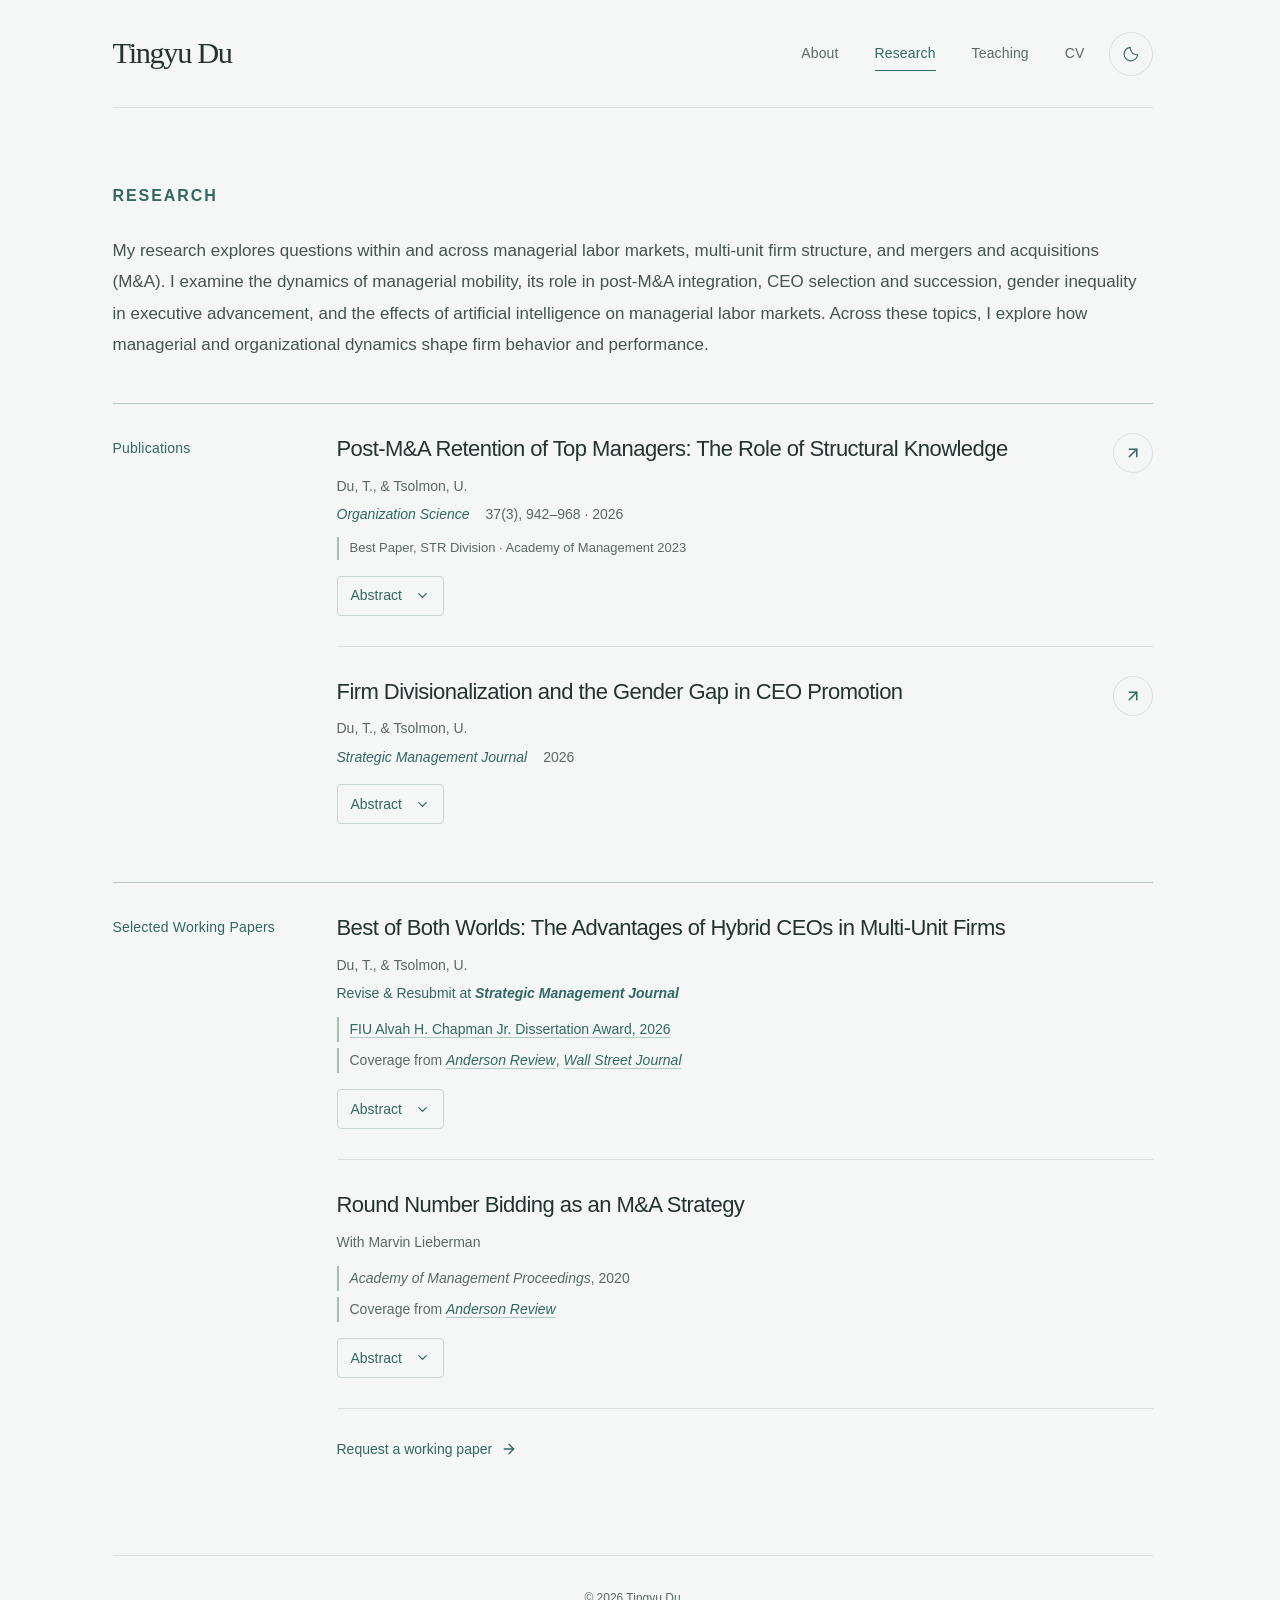
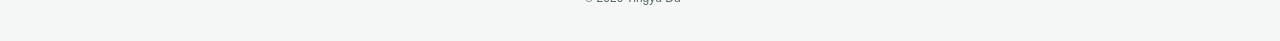
<file: research/index.html>
<!DOCTYPE html><html lang="en"><head><meta charSet="utf-8"/><meta name="viewport" content="width=device-width, initial-scale=1"/><link rel="stylesheet" href="/_next/static/css/index.D_qrtXZv.css" data-rsc-css-href="/_next/static/css/index.D_qrtXZv.css" data-precedence="vite-rsc/importer-resources"/><link rel="modulepreload" fetchPriority="low" href="/_next/static/chunks/index-BICwtoQF.js"/><script src="/_next/static/chunks/rolldown-runtime-C60lm6uB.js" type="module" async=""></script><script src="/_next/static/chunks/framework-D_rUT4EX.js" type="module" async=""></script><link rel="preload" href="/theme.css" as="style"/><link rel="modulepreload" href="/_next/static/chunks/layout-segment-context-ybgIn_D_.js" crossorigin=""/><link rel="modulepreload" href="/_next/static/chunks/Icon-BFIcK819.js" crossorigin=""/><title>Research | Tingyu Du</title><meta name="description" content="Publications and selected working papers by Tingyu Du, with abstracts and links to related media coverage."/><link rel="icon" href="/favicon.svg"/><link rel="stylesheet" href="/theme.css"/><script src="/theme.js"></script><script>Object.assign(((self[Symbol.for("vinext.navigationRuntime")]??={bootstrap:{routeManifest:null},functions:{}}).bootstrap.rsc??={rsc:[]}),{params:{},nav:{"pathname":"/research","searchParams":[]}})</script><link rel="modulepreload" href="/_next/static/chunks/index-BICwtoQF.js" />
</head><body><div class="site-shell site-shell--research"><a class="skip-link" href="#main">Skip to content</a><header class="site-header"><div class="header-inner wrap"><a class="wordmark" href="/" aria-label="Tingyu Du — About">Tingyu Du</a><nav class="main-nav" aria-label="Main navigation"><a href="/">About</a><a href="/research/" aria-current="page">Research</a><a href="/teaching/">Teaching</a><a href="/cv/">CV</a></nav><button class="theme-toggle" type="button" role="switch" aria-label="Dark mode" aria-checked="false" title="Switch to dark mode"><svg class="theme-moon" viewBox="0 0 24 24" aria-hidden="true"><path d="M20.8 13A9 9 0 0 1 11 3.2 9 9 0 1 0 20.8 13Z"></path></svg><svg class="theme-sun" viewBox="0 0 24 24" aria-hidden="true"><circle cx="12" cy="12" r="4"></circle><path d="M12 2v2m0 16v2M2 12h2m16 0h2M4.9 4.9l1.4 1.4m11.4 11.4 1.4 1.4M4.9 19.1l1.4-1.4M17.7 6.3l1.4-1.4"></path></svg></button></div></header><main id="main" class="site-main"><div class="page-content research-page wrap"><header class="page-heading"><h1 class="eyebrow">Research</h1><p class="page-intro">My research explores questions within and across managerial labor markets, multi-unit firm structure, and mergers and acquisitions (M&amp;A). I examine the dynamics of managerial mobility, its role in post-M&amp;A integration, CEO selection and succession, gender inequality in executive advancement, and the effects of artificial intelligence on managerial labor markets. Across these topics, I explore how managerial and organizational dynamics shape firm behavior and performance.</p></header><section class="research-group" aria-labelledby="publications-title"><h2 class="group-label" id="publications-title">Publications</h2><div class="publication-list"><article class="publication"><div class="paper-content"><h3><a href="https://pubsonline.informs.org/doi/10.1287/orsc.2024.18686" target="_blank" rel="noreferrer">Post-M&amp;A Retention of Top Managers: The Role of Structural Knowledge</a></h3><p class="coauthors">Du, T., &amp; Tsolmon, U.</p><p class="paper-meta"><span><em>Organization Science</em></span><span>37(3), 942–968 · 2026</span></p><p class="recognition">Best Paper, STR Division · Academy of Management 2023</p><details class="paper-abstract"><summary aria-label="Abstract for Post-M&amp;A Retention of Top Managers: The Role of Structural Knowledge">Abstract <svg xmlns="http://www.w3.org/2000/svg" width="15" height="15" viewBox="0 0 24 24" fill="none" stroke="currentColor" stroke-width="2" stroke-linecap="round" stroke-linejoin="round" class="lucide lucide-chevron-down" aria-hidden="true"><path d="m6 9 6 6 6-6"></path></svg></summary><div class="abstract-body"><p>This study examines the role of managerial structural knowledge in postacquisition integration (PAI) and its association with the retention of target firm managers. Although retaining top managers is often linked to improved acquisition outcomes, the conditions under which their retention may support integration remain underexplored. Drawing on organizational modularity theory, we theorize that structural similarity between acquiring and target firms is associated with higher managerial retention in related acquisitions. We propose that structural knowledge, defined as managers’ experience within specific organizational structures, can support PAI and is associated with improved postacquisition performance. Using a data set of 2,941 mergers and acquisitions (M&amp;A) deals and 18,987 target firm managers (1994–2018), we find a positive relationship between structural similarity and the retention of target managers in related acquisitions. At the individual level, managers with structural knowledge aligned with the acquiring firm’s structure are more likely to be retained. Furthermore, the relationship between structural similarity and retention is stronger when the geographic distance between firms is greater or when the deal requires deep integration, as in absorption-type acquisitions. Finally, structural similarity between acquiring and target firms is positively associated with improved postacquisition performance. Our findings contribute to the M&amp;A literature by introducing a structural knowledge perspective in understanding PAI. Our study also highlights the role of organizational modularity in M&amp;As and advances the strategic human capital literature by identifying structural knowledge as a critical component of managerial capabilities.</p><p class="abstract-attribution"><em>Organization Science</em>. Copyright © 2026 The Author(s). <a href="https://pubsonline.informs.org/doi/10.1287/orsc.2024.18686" target="_blank" rel="noreferrer">doi:<!-- -->10.1287/orsc.2024.18686</a>. Used under a <a href="https://creativecommons.org/licenses/by/4.0/" target="_blank" rel="noreferrer">Creative Commons Attribution 4.0 License</a>.</p></div></details></div><a class="paper-link" href="https://pubsonline.informs.org/doi/10.1287/orsc.2024.18686" target="_blank" rel="noreferrer" aria-label="Read Post-M&amp;A Retention of Top Managers: The Role of Structural Knowledge"><svg xmlns="http://www.w3.org/2000/svg" width="22" height="22" viewBox="0 0 24 24" fill="none" stroke="currentColor" stroke-width="2" stroke-linecap="round" stroke-linejoin="round" class="lucide lucide-arrow-up-right" aria-hidden="true"><path d="M7 7h10v10"></path><path d="M7 17 17 7"></path></svg></a></article><article class="publication"><div class="paper-content"><h3><a href="https://doi.org/10.1002/smj.70128" target="_blank" rel="noreferrer">Firm Divisionalization and the Gender Gap in CEO Promotion</a></h3><p class="coauthors">Du, T., &amp; Tsolmon, U.</p><p class="paper-meta"><span><em>Strategic Management Journal</em></span><span>2026</span></p><details class="paper-abstract"><summary aria-label="Abstract for Firm Divisionalization and the Gender Gap in CEO Promotion">Abstract <svg xmlns="http://www.w3.org/2000/svg" width="15" height="15" viewBox="0 0 24 24" fill="none" stroke="currentColor" stroke-width="2" stroke-linecap="round" stroke-linejoin="round" class="lucide lucide-chevron-down" aria-hidden="true"><path d="m6 9 6 6 6-6"></path></svg></summary><div class="abstract-body"><p><strong>Research Summary<!-- -->: </strong>This study examines how divisionalized firm structures shape the gender gap in internal chief executive officer (CEO) promotion. We argue that divisionalized firms may narrow the gender gap in CEO succession by generating more individually attributable performance information about senior managers. In contrast to firms in which candidates’ contributions are difficult to isolate, divisionalized firms create profit-and-loss (P&amp;L) accountability that makes managerial performance more visible and comparable. Using longitudinal data on over 616,000 managers in 49,135 US firms, we find that women are more likely to be promoted to CEO in divisionalized firms. We also find that the gender gap is smaller among managers with prior P&amp;L-accountable experience. Among managers in divisionalized firms, stronger unit performance relative to within-firm peers is more positively associated with promotion to CEO for women than for men. The results highlight organizational structure as a potential source of variation in gender inequality in executive advancement.</p><p><strong>Managerial Summary<!-- -->: </strong>Why do so few women become CEOs? Part of the answer lies in how firms are organized. When a company is structured into divisions with their own profit-and-loss responsibility, the results of the managers who lead those units are easier to observe, compare, and credit to the individual. This leaves less room for subjective judgments through which gender bias often enters promotion decisions. In data on more than 600,000 managers at roughly 49,000 US firms, we find that women are more likely to be promoted to CEO in divisionalized firms. The pattern is strongest for women who have led a business unit, and strong unit results count for more in women’s promotion prospects. For boards seeking greater gender equity in CEO succession, structures and evaluation systems that give senior leaders clear, comparable performance records may matter as much as diversity initiatives.</p><p class="abstract-attribution"><em>Strategic Management Journal</em>. Copyright © 2026 The Author(s). <a href="https://doi.org/10.1002/smj.70128" target="_blank" rel="noreferrer">doi:<!-- -->10.1002/smj.70128</a>. Used under a <a href="https://creativecommons.org/licenses/by/4.0/" target="_blank" rel="noreferrer">Creative Commons Attribution 4.0 License</a>.</p></div></details></div><a class="paper-link" href="https://doi.org/10.1002/smj.70128" target="_blank" rel="noreferrer" aria-label="Read Firm Divisionalization and the Gender Gap in CEO Promotion"><svg xmlns="http://www.w3.org/2000/svg" width="22" height="22" viewBox="0 0 24 24" fill="none" stroke="currentColor" stroke-width="2" stroke-linecap="round" stroke-linejoin="round" class="lucide lucide-arrow-up-right" aria-hidden="true"><path d="M7 7h10v10"></path><path d="M7 17 17 7"></path></svg></a></article></div></section><section class="research-group working-group" aria-labelledby="working-title"><h2 class="group-label" id="working-title">Selected Working Papers</h2><div class="working-list"><article class="working-paper"><h3>Best of Both Worlds: The Advantages of Hybrid CEOs in Multi-Unit Firms</h3><p class="coauthors">Du, T., &amp; Tsolmon, U.</p><p class="paper-meta"><span>Revise &amp; Resubmit at <strong><em>Strategic Management Journal</em></strong></span></p><ul class="paper-notes" role="list"><li><a href="https://lead.fiu.edu/resources/research/fiu-alvah-h-chapman-jr-dissertation-award/" target="_blank" rel="noreferrer">FIU Alvah H. Chapman Jr. Dissertation Award, 2026</a></li><li>Coverage from <a href="https://anderson-review.ucla.edu/ceo-succession-execs-running-a-subsidiary-offer-a-balance-between-insider-and-outsider/" target="_blank" rel="noreferrer"><em>Anderson Review</em></a>, <a href="https://www.wsj.com/business/c-suite/selecting-ceo-insider-outsider-2a6c1664" target="_blank" rel="noreferrer"><em>Wall Street Journal</em></a></li></ul><details class="paper-abstract"><summary aria-label="Abstract for Best of Both Worlds: The Advantages of Hybrid CEOs in Multi-Unit Firms">Abstract <svg xmlns="http://www.w3.org/2000/svg" width="15" height="15" viewBox="0 0 24 24" fill="none" stroke="currentColor" stroke-width="2" stroke-linecap="round" stroke-linejoin="round" class="lucide lucide-chevron-down" aria-hidden="true"><path d="m6 9 6 6 6-6"></path></svg></summary><div class="abstract-body"><p>CEO succession research traditionally frames leader selection as a binary choice between insiders and outsiders, yet this dichotomy obscures meaningful heterogeneity within multi-unit firms. We develop theory on “hybrid” CEOs, executives promoted from subsidiaries to lead parent companies, who combine firm-specific knowledge with cognitive and social independence from headquarters. Using data on 2,090 CEO transitions across 1,456 U.S. multi-unit firms (1994–2017), we document that hybrid appointments constitute one-third of all successions. Both the likelihood of hybrid CEO appointment and their performance advantage exhibit inverted-U-shaped relationships with environmental volatility, peaking under moderate turbulence. Mechanism analyses show the advantage concentrates among hybrid CEOs who maintained the greatest structural distance from headquarters, supporting a capability rather than selection-based explanation. Our findings advance CEO succession theory by demonstrating that organizational structure, not just tenure, shapes executive capabilities and reveal subsidiaries as leadership laboratories producing executives uniquely suited for adaptive challenges.</p></div></details></article><article class="working-paper"><h3>Round Number Bidding as an M&amp;A Strategy</h3><p class="coauthors">With Marvin Lieberman</p><ul class="paper-notes" role="list"><li><em>Academy of Management Proceedings</em>, 2020</li><li>Coverage from <a href="https://anderson-review.ucla.edu/round-number-bids-are-costly-but-up-the-odds-of-a-deal/" target="_blank" rel="noreferrer"><em>Anderson Review</em></a></li></ul><details class="paper-abstract"><summary aria-label="Abstract for Round Number Bidding as an M&amp;A Strategy">Abstract <svg xmlns="http://www.w3.org/2000/svg" width="15" height="15" viewBox="0 0 24 24" fill="none" stroke="currentColor" stroke-width="2" stroke-linecap="round" stroke-linejoin="round" class="lucide lucide-chevron-down" aria-hidden="true"><path d="m6 9 6 6 6-6"></path></svg></summary><div class="abstract-body"><p>Round-number initial offers are pervasive in many bargaining situations. Such behavior is puzzling, given that making precise offers has been shown to be a superior strategy. To resolve this inconsistency, we examine offers in the market for mergers and acquisitions. We find that round-number offers are prevalent among initial bids for target companies. Following the initial bid, round-number offers have a higher probability of being increased, a lower probability of encountering challenging bids, and a shorter time to deal closure. This suggests that round numbers are often chosen strategically as a signal by impatient bidders who are willing to take a slight drive-up of price to secure a timely purchase and as a preemptive move to prevent competing bidders from entering.</p></div></details></article><a class="text-link paper-request" href="mailto:tdu01@calpoly.edu?subject=Working%20paper%20request">Request a working paper <svg xmlns="http://www.w3.org/2000/svg" width="16" height="16" viewBox="0 0 24 24" fill="none" stroke="currentColor" stroke-width="2" stroke-linecap="round" stroke-linejoin="round" class="lucide lucide-arrow-right" aria-hidden="true"><path d="M5 12h14"></path><path d="m12 5 7 7-7 7"></path></svg></a></div></section></div></main><footer class="site-footer"><div class="wrap footer-inner"><span>© 2026 Tingyu Du</span></div></footer></div><script type="module" src="/_next/static/chunks/index-BICwtoQF.js" id="_R_" async=""></script><script>((self[Symbol.for("vinext.navigationRuntime")]??={bootstrap:{routeManifest:null},functions:{}}).bootstrap.rsc??={rsc:[]}).rsc.push("0:{\"page:/research\":\"$L1\",\"layout:/\":\"$L2\",\"route:/research\":\"$L3\",\"__route\":\"route:/research\",\"__interceptionContext\":null,\"__layoutIds\":[\"layout:/\"],\"__rootLayout\":\"/\",\"__bfcacheSegmentIdentities\":{\"layout:/\":\"[\\\"layout\\\",\\\"layout:/\\\",\\\"root-boundary:/\\\",\\\"\\\"]\",\"page:/research\":\"[\\\"page\\\",\\\"page:/research\\\",\\\"root-boundary:/\\\",\\\"[\\\\\\\"research\\\\\\\"]\\\"]\"},\"__srcPage\":[\"research\",\"page\"],\"__layoutFlags\":{\"layout:/\":\"s\"},\"__artifactCompatibility\":{\"schemaVersion\":1,\"graphVersion\":\"app-route-graph:45dbbca8f447e47d\",\"deploymentVersion\":\"91b8c897-ca49-4867-83e2-0a76efab0974\",\"appElementsSchemaVersion\":1,\"rscPayloadSchemaVersion\":1,\"rootBoundaryId\":\"/\",\"renderEpoch\":null}}\n")</script><script>((self[Symbol.for("vinext.navigationRuntime")]??={bootstrap:{routeManifest:null},functions:{}}).bootstrap.rsc??={rsc:[]}).rsc.push("4:I[\"c5beb10df826\",[],\"Children\",1]\n")</script><script>((self[Symbol.for("vinext.navigationRuntime")]??={bootstrap:{routeManifest:null},functions:{}}).bootstrap.rsc??={rsc:[]}).rsc.push("5:I[\"0dc7e6a5ccb2\",[],\"GlobalErrorBoundary\",1]\n")</script><script>((self[Symbol.for("vinext.navigationRuntime")]??={bootstrap:{routeManifest:null},functions:{}}).bootstrap.rsc??={rsc:[]}).rsc.push("6:I[\"610eead2fe97\",[],\"default\",1]\n")</script><script>((self[Symbol.for("vinext.navigationRuntime")]??={bootstrap:{routeManifest:null},functions:{}}).bootstrap.rsc??={rsc:[]}).rsc.push("7:I[\"0dc7e6a5ccb2\",[],\"ErrorBoundary\",1]\n")</script><script>((self[Symbol.for("vinext.navigationRuntime")]??={bootstrap:{routeManifest:null},functions:{}}).bootstrap.rsc??={rsc:[]}).rsc.push("8:I[\"8c444080ebb8\",[],\"LayoutSegmentProvider\",1]\n")</script><script>((self[Symbol.for("vinext.navigationRuntime")]??={bootstrap:{routeManifest:null},functions:{}}).bootstrap.rsc??={rsc:[]}).rsc.push("9:I[\"c5beb10df826\",[],\"Slot\",1]\n")</script><script>((self[Symbol.for("vinext.navigationRuntime")]??={bootstrap:{routeManifest:null},functions:{}}).bootstrap.rsc??={rsc:[]}).rsc.push("a:I[\"0dc7e6a5ccb2\",[],\"NotFoundBoundary\",1]\n")</script><script>((self[Symbol.for("vinext.navigationRuntime")]??={bootstrap:{routeManifest:null},functions:{}}).bootstrap.rsc??={rsc:[]}).rsc.push("b:I[\"40fe166cc87b\",[],\"AppRouterScrollTarget\",1]\n")</script><script>((self[Symbol.for("vinext.navigationRuntime")]??={bootstrap:{routeManifest:null},functions:{}}).bootstrap.rsc??={rsc:[]}).rsc.push("c:I[\"0dc7e6a5ccb2\",[],\"RedirectBoundary\",1]\n")</script><script>((self[Symbol.for("vinext.navigationRuntime")]??={bootstrap:{routeManifest:null},functions:{}}).bootstrap.rsc??={rsc:[]}).rsc.push(":HL[\"/_next/static/css/index.D_qrtXZv.css\",\"style\"     ]\n")</script><script>((self[Symbol.for("vinext.navigationRuntime")]??={bootstrap:{routeManifest:null},functions:{}}).bootstrap.rsc??={rsc:[]}).rsc.push(":HL[\"/theme.css\",\"style\"     ]\n")</script><script>((self[Symbol.for("vinext.navigationRuntime")]??={bootstrap:{routeManifest:null},functions:{}}).bootstrap.rsc??={rsc:[]}).rsc.push("2:[[[\"$\",\"link\",\"css:/_next/static/css/index.D_qrtXZv.css\",{\"rel\":\"stylesheet\",\"precedence\":\"vite-rsc/importer-resources\",\"href\":\"/_next/static/css/index.D_qrtXZv.css\",\"data-rsc-css-href\":\"/_next/static/css/index.D_qrtXZv.css\"}],\"$undefined\"],[\"$\",\"html\",null,{\"lang\":\"en\",\"suppressHydrationWarning\":true,\"children\":[[\"$\",\"head\",null,{\"children\":[[\"$\",\"link\",null,{\"rel\":\"stylesheet\",\"href\":\"/theme.css\"}],[\"$\",\"script\",null,{\"src\":\"/theme.js\"}]]}],[\"$\",\"body\",null,{\"children\":[\"$\",\"$L4\",null,{}]}]]}]]\n")</script><script>((self[Symbol.for("vinext.navigationRuntime")]??={bootstrap:{routeManifest:null},functions:{}}).bootstrap.rsc??={rsc:[]}).rsc.push("3:[[[\"$\",\"meta\",null,{\"charSet\":\"utf-8\"}],[[\"$\",\"title\",\"0\",{\"children\":\"Research | Tingyu Du\"}],[\"$\",\"meta\",\"1\",{\"name\":\"description\",\"content\":\"Publications and selected working papers by Tingyu Du, with abstracts and links to related media coverage.\"}],[\"$\",\"link\",\"2\",{\"data-vinext-streamed-icon\":\"$undefined\",\"rel\":\"icon\",\"href\":\"/favicon.svg\",\"type\":\"$undefined\",\"sizes\":\"$undefined\",\"color\":\"$undefined\",\"media\":\"$undefined\",\"fetchPriority\":\"$undefined\"}]],[[\"$\",\"meta\",\"0\",{\"name\":\"viewport\",\"content\":\"width=device-width, initial-scale=1\"}]]],[\"$\",\"$L5\",null,{\"fallback\":\"$6\",\"children\":[\"$\",\"$L7\",null,{\"fallback\":\"$6\",\"children\":[\"$\",\"$L8\",null,{\"providerId\":\"layout:/\",\"segmentMap\":{\"children\":[\"research\"]},\"children\":[\"$\",\"$L9\",null,{\"id\":\"layout:/\",\"parallelSlots\":\"$undefined\",\"children\":[\"$\",\"$La\",null,{\"resetKey\":\"research\",\"fallback\":[[\"$\",\"title\",null,{\"children\":\"404: This page could not be found.\"}],[\"$\",\"div\",null,{\"style\":{\"fontFamily\":\"system-ui,\\\"Segoe UI\\\",Roboto,Helvetica,Arial,sans-serif,\\\"Apple Color Emoji\\\",\\\"Segoe UI Emoji\\\"\",\"height\":\"100vh\",\"textAlign\":\"center\",\"display\":\"flex\",\"flexDirection\":\"column\",\"alignItems\":\"center\",\"justifyContent\":\"center\"},\"children\":[\"$\",\"div\",null,{\"children\":[[\"$\",\"style\",null,{\"dangerouslySetInnerHTML\":{\"__html\":\"body{color:#000;background:#fff;margin:0}.next-error-h1{border-right:1px solid rgba(0,0,0,.3)}@media (prefers-color-scheme:dark){body{color:#fff;background:#000}.next-error-h1{border-right:1px solid rgba(255,255,255,.3)}}\"}}],[\"$\",\"h1\",null,{\"className\":\"next-error-h1\",\"style\":{\"display\":\"inline-block\",\"margin\":\"0 20px 0 0\",\"padding\":\"0 23px 0 0\",\"fontSize\":24,\"fontWeight\":500,\"verticalAlign\":\"top\",\"lineHeight\":\"49px\"},\"children\":404}],[\"$\",\"div\",null,{\"style\":{\"display\":\"inline-block\"},\"children\":[\"$\",\"h2\",null,{\"style\":{\"fontSize\":14,\"fontWeight\":400,\"lineHeight\":\"49px\",\"margin\":0},\"children\":\"This page could not be found.\"}]}]]}]}]],\"children\":[\"$\",\"$Lb\",null,{\"children\":[\"$\",\"$Lc\",null,{\"children\":[[\"$\",\"$L8\",null,{\"providerId\":\"page:/research\",\"segmentMap\":{\"children\":[\"__PAGE__\"]},\"children\":[\"$\",\"$L9\",null,{\"id\":\"page:/research\"}]}],null]}]}]}]}]}]}]}],null,null]\n")</script><script>((self[Symbol.for("vinext.navigationRuntime")]??={bootstrap:{routeManifest:null},functions:{}}).bootstrap.rsc??={rsc:[]}).rsc.push("d:I[\"066132fd2803\",[],\"default\",1]\n")</script><script>((self[Symbol.for("vinext.navigationRuntime")]??={bootstrap:{routeManifest:null},functions:{}}).bootstrap.rsc??={rsc:[]}).rsc.push("e:T6ee,")</script><script>((self[Symbol.for("vinext.navigationRuntime")]??={bootstrap:{routeManifest:null},functions:{}}).bootstrap.rsc??={rsc:[]}).rsc.push("This study examines the role of managerial structural knowledge in postacquisition integration (PAI) and its association with the retention of target firm managers. Although retaining top managers is often linked to improved acquisition outcomes, the conditions under which their retention may support integration remain underexplored. Drawing on organizational modularity theory, we theorize that structural similarity between acquiring and target firms is associated with higher managerial retention in related acquisitions. We propose that structural knowledge, defined as managers’ experience within specific organizational structures, can support PAI and is associated with improved postacquisition performance. Using a data set of 2,941 mergers and acquisitions (M\u0026A) deals and 18,987 target firm managers (1994–2018), we find a positive relationship between structural similarity and the retention of target managers in related acquisitions. At the individual level, managers with structural knowledge aligned with the acquiring firm’s structure are more likely to be retained. Furthermore, the relationship between structural similarity and retention is stronger when the geographic distance between firms is greater or when the deal requires deep integration, as in absorption-type acquisitions. Finally, structural similarity between acquiring and target firms is positively associated with improved postacquisition performance. Our findings contribute to the M\u0026A literature by introducing a structural knowledge perspective in understanding PAI. Our study also highlights the role of organizational modularity in M\u0026As and advances the strategic human capital literature by identifying structural knowledge as a critical component of managerial capabilities.")</script><script>((self[Symbol.for("vinext.navigationRuntime")]??={bootstrap:{routeManifest:null},functions:{}}).bootstrap.rsc??={rsc:[]}).rsc.push("1:[\"$\",\"div\",null,{\"className\":\"site-shell site-shell--research\",\"children\":[[\"$\",\"a\",null,{\"className\":\"skip-link\",\"href\":\"#main\",\"children\":\"Skip to content\"}],[\"$\",\"header\",null,{\"className\":\"site-header\",\"children\":[\"$\",\"div\",null,{\"className\":\"header-inner wrap\",\"children\":[[\"$\",\"a\",null,{\"className\":\"wordmark\",\"href\":\"/\",\"aria-label\":\"Tingyu Du — About\",\"children\":\"Tingyu Du\"}],[\"$\",\"nav\",null,{\"className\":\"main-nav\",\"aria-label\":\"Main navigation\",\"children\":[[\"$\",\"a\",\"about\",{\"href\":\"/\",\"aria-current\":\"$undefined\",\"children\":\"About\"}],[\"$\",\"a\",\"research\",{\"href\":\"/research/\",\"aria-current\":\"page\",\"children\":\"Research\"}],[\"$\",\"a\",\"teaching\",{\"href\":\"/teaching/\",\"aria-current\":\"$undefined\",\"children\":\"Teaching\"}],[\"$\",\"a\",\"cv\",{\"href\":\"/cv/\",\"aria-current\":\"$undefined\",\"children\":\"CV\"}]]}],[\"$\",\"button\",null,{\"className\":\"theme-toggle\",\"type\":\"button\",\"role\":\"switch\",\"aria-label\":\"Dark mode\",\"aria-checked\":\"false\",\"title\":\"Switch to dark mode\",\"suppressHydrationWarning\":true,\"children\":[[\"$\",\"svg\",null,{\"className\":\"theme-moon\",\"viewBox\":\"0 0 24 24\",\"aria-hidden\":\"true\",\"children\":[\"$\",\"path\",null,{\"d\":\"M20.8 13A9 9 0 0 1 11 3.2 9 9 0 1 0 20.8 13Z\"}]}],[\"$\",\"svg\",null,{\"className\":\"theme-sun\",\"viewBox\":\"0 0 24 24\",\"aria-hidden\":\"true\",\"children\":[[\"$\",\"circle\",null,{\"cx\":\"12\",\"cy\":\"12\",\"r\":\"4\"}],[\"$\",\"path\",null,{\"d\":\"M12 2v2m0 16v2M2 12h2m16 0h2M4.9 4.9l1.4 1.4m11.4 11.4 1.4 1.4M4.9 19.1l1.4-1.4M17.7 6.3l1.4-1.4\"}]]}]]}]]}]}],[\"$\",\"main\",null,{\"id\":\"main\",\"className\":\"site-main\",\"children\":[\"$\",\"div\",null,{\"className\":\"page-content research-page wrap\",\"children\":[[\"$\",\"header\",null,{\"className\":\"page-heading\",\"children\":[[\"$\",\"h1\",null,{\"className\":\"eyebrow\",\"children\":\"Research\"}],[\"$\",\"p\",null,{\"className\":\"page-intro\",\"children\":\"My research explores questions within and across managerial labor markets, multi-unit firm structure, and mergers and acquisitions (M\u0026A). I examine the dynamics of managerial mobility, its role in post-M\u0026A integration, CEO selection and succession, gender inequality in executive advancement, and the effects of artificial intelligence on managerial labor markets. Across these topics, I explore how managerial and organizational dynamics shape firm behavior and performance.\"}]]}],[\"$\",\"section\",null,{\"className\":\"research-group\",\"aria-labelledby\":\"publications-title\",\"children\":[[\"$\",\"h2\",null,{\"className\":\"group-label\",\"id\":\"publications-title\",\"children\":\"Publications\"}],[\"$\",\"div\",null,{\"className\":\"publication-list\",\"children\":[[\"$\",\"article\",\"Post-M\u0026A Retention of Top Managers: The Role of Structural Knowledge\",{\"className\":\"publication\",\"children\":[[\"$\",\"div\",null,{\"className\":\"paper-content\",\"children\":[[\"$\",\"h3\",null,{\"children\":[\"$\",\"a\",null,{\"href\":\"https://pubsonline.informs.org/doi/10.1287/orsc.2024.18686\",\"target\":\"_blank\",\"rel\":\"noreferrer\",\"children\":\"Post-M\u0026A Retention of Top Managers: The Role of Structural Knowledge\"}]}],[\"$\",\"p\",null,{\"className\":\"coauthors\",\"children\":\"Du, T., \u0026 Tsolmon, U.\"}],[\"$\",\"p\",null,{\"className\":\"paper-meta\",\"children\":[[\"$\",\"span\",null,{\"children\":[\"$\",\"em\",null,{\"children\":\"Organization Science\"}]}],[\"$\",\"span\",null,{\"children\":\"37(3), 942–968 · 2026\"}]]}],[\"$\",\"p\",null,{\"className\":\"recognition\",\"children\":\"Best Paper, STR Division · Academy of Management 2023\"}],[\"$\",\"details\",null,{\"className\":\"paper-abstract\",\"children\":[[\"$\",\"summary\",null,{\"aria-label\":\"Abstract for Post-M\u0026A Retention of Top Managers: The Role of Structural Knowledge\",\"children\":[\"Abstract \",[\"$\",\"$Ld\",null,{\"ref\":\"$undefined\",\"iconNode\":[[\"path\",{\"d\":\"m6 9 6 6 6-6\",\"key\":\"qrunsl\"}]],\"className\":\"lucide-chevron-down\",\"size\":15,\"aria-hidden\":\"true\"}]]}],[\"$\",\"div\",null,{\"className\":\"abstract-body\",\"children\":[[[\"$\",\"p\",\"abstract\",{\"children\":[null,\"$e\"]}]],\"$Lf\"]}]]}]]}],\"$L10\"]}],\"$L11\"]}]]}],\"$L12\"]}]}],\"$L13\"]}]\n")</script><script>((self[Symbol.for("vinext.navigationRuntime")]??={bootstrap:{routeManifest:null},functions:{}}).bootstrap.rsc??={rsc:[]}).rsc.push("f:[\"$\",\"p\",null,{\"className\":\"abstract-attribution\",\"children\":[[\"$\",\"em\",null,{\"children\":\"Organization Science\"}],\". Copyright © 2026 The Author(s). \",[\"$\",\"a\",null,{\"href\":\"https://pubsonline.informs.org/doi/10.1287/orsc.2024.18686\",\"target\":\"_blank\",\"rel\":\"noreferrer\",\"children\":[\"doi:\",\"10.1287/orsc.2024.18686\"]}],\". Used under a \",[\"$\",\"a\",null,{\"href\":\"https://creativecommons.org/licenses/by/4.0/\",\"target\":\"_blank\",\"rel\":\"noreferrer\",\"children\":\"Creative Commons Attribution 4.0 License\"}],\".\"]}]\n")</script><script>((self[Symbol.for("vinext.navigationRuntime")]??={bootstrap:{routeManifest:null},functions:{}}).bootstrap.rsc??={rsc:[]}).rsc.push("10:[\"$\",\"a\",null,{\"className\":\"paper-link\",\"href\":\"https://pubsonline.informs.org/doi/10.1287/orsc.2024.18686\",\"target\":\"_blank\",\"rel\":\"noreferrer\",\"aria-label\":\"Read Post-M\u0026A Retention of Top Managers: The Role of Structural Knowledge\",\"children\":[\"$\",\"$Ld\",null,{\"ref\":\"$undefined\",\"iconNode\":[[\"path\",{\"d\":\"M7 7h10v10\",\"key\":\"1tivn9\"}],[\"path\",{\"d\":\"M7 17 17 7\",\"key\":\"1vkiza\"}]],\"className\":\"lucide-arrow-up-right\",\"size\":22,\"aria-hidden\":\"true\"}]}]\n")</script><script>((self[Symbol.for("vinext.navigationRuntime")]??={bootstrap:{routeManifest:null},functions:{}}).bootstrap.rsc??={rsc:[]}).rsc.push("14:T425,")</script><script>((self[Symbol.for("vinext.navigationRuntime")]??={bootstrap:{routeManifest:null},functions:{}}).bootstrap.rsc??={rsc:[]}).rsc.push("This study examines how divisionalized firm structures shape the gender gap in internal chief executive officer (CEO) promotion. We argue that divisionalized firms may narrow the gender gap in CEO succession by generating more individually attributable performance information about senior managers. In contrast to firms in which candidates’ contributions are difficult to isolate, divisionalized firms create profit-and-loss (P\u0026L) accountability that makes managerial performance more visible and comparable. Using longitudinal data on over 616,000 managers in 49,135 US firms, we find that women are more likely to be promoted to CEO in divisionalized firms. We also find that the gender gap is smaller among managers with prior P\u0026L-accountable experience. Among managers in divisionalized firms, stronger unit performance relative to within-firm peers is more positively associated with promotion to CEO for women than for men. The results highlight organizational structure as a potential source of variation in gender inequality in executive advancement.")</script><script>((self[Symbol.for("vinext.navigationRuntime")]??={bootstrap:{routeManifest:null},functions:{}}).bootstrap.rsc??={rsc:[]}).rsc.push("11:[\"$\",\"article\",\"Firm Divisionalization and the Gender Gap in CEO Promotion\",{\"className\":\"publication\",\"children\":[[\"$\",\"div\",null,{\"className\":\"paper-content\",\"children\":[[\"$\",\"h3\",null,{\"children\":[\"$\",\"a\",null,{\"href\":\"https://doi.org/10.1002/smj.70128\",\"target\":\"_blank\",\"rel\":\"noreferrer\",\"children\":\"Firm Divisionalization and the Gender Gap in CEO Promotion\"}]}],[\"$\",\"p\",null,{\"className\":\"coauthors\",\"children\":\"Du, T., \u0026 Tsolmon, U.\"}],[\"$\",\"p\",null,{\"className\":\"paper-meta\",\"children\":[[\"$\",\"span\",null,{\"children\":[\"$\",\"em\",null,{\"children\":\"Strategic Management Journal\"}]}],[\"$\",\"span\",null,{\"children\":\"2026\"}]]}],null,[\"$\",\"details\",null,{\"className\":\"paper-abstract\",\"children\":[[\"$\",\"summary\",null,{\"aria-label\":\"Abstract for Firm Divisionalization and the Gender Gap in CEO Promotion\",\"children\":[\"Abstract \",[\"$\",\"$Ld\",null,{\"ref\":\"$undefined\",\"iconNode\":\"$1:props:children:2:props:children:props:children:1:props:children:1:props:children:0:props:children:0:props:children:4:props:children:0:props:children:1:props:iconNode\",\"className\":\"lucide-chevron-down\",\"size\":15,\"aria-hidden\":\"true\"}]]}],[\"$\",\"div\",null,{\"className\":\"abstract-body\",\"children\":[[[\"$\",\"p\",\"Research Summary\",{\"children\":[[\"$\",\"strong\",null,{\"children\":[\"Research Summary\",\": \"]}],\"$14\"]}],[\"$\",\"p\",\"Managerial Summary\",{\"children\":[[\"$\",\"strong\",null,{\"children\":[\"Managerial Summary\",\": \"]}],\"Why do so few women become CEOs? Part of the answer lies in how firms are organized. When a company is structured into divisions with their own profit-and-loss responsibility, the results of the managers who lead those units are easier to observe, compare, and credit to the individual. This leaves less room for subjective judgments through which gender bias often enters promotion decisions. In data on more than 600,000 managers at roughly 49,000 US firms, we find that women are more likely to be promoted to CEO in divisionalized firms. The pattern is strongest for women who have led a business unit, and strong unit results count for more in women’s promotion prospects. For boards seeking greater gender equity in CEO succession, structures and evaluation systems that give senior leaders clear, comparable performance records may matter as much as diversity initiatives.\"]}]],[\"$\",\"p\",null,{\"className\":\"abstract-attribution\",\"children\":[[\"$\",\"em\",null,{\"children\":\"Strategic Management Journal\"}],\". Copyright © 2026 The Author(s). \",[\"$\",\"a\",null,{\"href\":\"https://doi.org/10.1002/smj.70128\",\"target\":\"_blank\",\"rel\":\"noreferrer\",\"children\":[\"doi:\",\"10.1002/smj.70128\"]}],\". Used under a \",[\"$\",\"a\",null,{\"href\":\"https://creativecommons.org/licenses/by/4.0/\",\"target\":\"_blank\",\"rel\":\"noreferrer\",\"children\":\"Creative Commons Attribution 4.0 License\"}],\".\"]}]]}]]}]]}],[\"$\",\"a\",null,{\"className\":\"paper-link\",\"href\":\"https://doi.org/10.1002/smj.70128\",\"target\":\"_blank\",\"rel\":\"noreferrer\",\"aria-label\":\"Read Firm Divisionalization and the Gender Gap in CEO Promotion\",\"children\":\"$L15\"}]]}]\n")</script><script>((self[Symbol.for("vinext.navigationRuntime")]??={bootstrap:{routeManifest:null},functions:{}}).bootstrap.rsc??={rsc:[]}).rsc.push("16:T4a4,")</script><script>((self[Symbol.for("vinext.navigationRuntime")]??={bootstrap:{routeManifest:null},functions:{}}).bootstrap.rsc??={rsc:[]}).rsc.push("CEO succession research traditionally frames leader selection as a binary choice between insiders and outsiders, yet this dichotomy obscures meaningful heterogeneity within multi-unit firms. We develop theory on “hybrid” CEOs, executives promoted from subsidiaries to lead parent companies, who combine firm-specific knowledge with cognitive and social independence from headquarters. Using data on 2,090 CEO transitions across 1,456 U.S. multi-unit firms (1994–2017), we document that hybrid appointments constitute one-third of all successions. Both the likelihood of hybrid CEO appointment and their performance advantage exhibit inverted-U-shaped relationships with environmental volatility, peaking under moderate turbulence. Mechanism analyses show the advantage concentrates among hybrid CEOs who maintained the greatest structural distance from headquarters, supporting a capability rather than selection-based explanation. Our findings advance CEO succession theory by demonstrating that organizational structure, not just tenure, shapes executive capabilities and reveal subsidiaries as leadership laboratories producing executives uniquely suited for adaptive challenges.")</script><script>((self[Symbol.for("vinext.navigationRuntime")]??={bootstrap:{routeManifest:null},functions:{}}).bootstrap.rsc??={rsc:[]}).rsc.push("12:[\"$\",\"section\",null,{\"className\":\"research-group working-group\",\"aria-labelledby\":\"working-title\",\"children\":[[\"$\",\"h2\",null,{\"className\":\"group-label\",\"id\":\"working-title\",\"children\":\"Selected Working Papers\"}],[\"$\",\"div\",null,{\"className\":\"working-list\",\"children\":[[\"$\",\"article\",null,{\"className\":\"working-paper\",\"children\":[[\"$\",\"h3\",null,{\"children\":\"Best of Both Worlds: The Advantages of Hybrid CEOs in Multi-Unit Firms\"}],[\"$\",\"p\",null,{\"className\":\"coauthors\",\"children\":\"Du, T., \u0026 Tsolmon, U.\"}],[\"$\",\"p\",null,{\"className\":\"paper-meta\",\"children\":[\"$\",\"span\",null,{\"children\":[\"Revise \u0026 Resubmit at \",[\"$\",\"strong\",null,{\"children\":[\"$\",\"em\",null,{\"children\":\"Strategic Management Journal\"}]}]]}]}],[\"$\",\"ul\",null,{\"className\":\"paper-notes\",\"role\":\"list\",\"children\":[[\"$\",\"li\",null,{\"children\":[\"$\",\"a\",null,{\"href\":\"https://lead.fiu.edu/resources/research/fiu-alvah-h-chapman-jr-dissertation-award/\",\"target\":\"_blank\",\"rel\":\"noreferrer\",\"children\":\"FIU Alvah H. Chapman Jr. Dissertation Award, 2026\"}]}],[\"$\",\"li\",null,{\"children\":[\"Coverage from \",[\"$\",\"a\",null,{\"href\":\"https://anderson-review.ucla.edu/ceo-succession-execs-running-a-subsidiary-offer-a-balance-between-insider-and-outsider/\",\"target\":\"_blank\",\"rel\":\"noreferrer\",\"children\":[\"$\",\"em\",null,{\"children\":\"Anderson Review\"}]}],\", \",[\"$\",\"a\",null,{\"href\":\"https://www.wsj.com/business/c-suite/selecting-ceo-insider-outsider-2a6c1664\",\"target\":\"_blank\",\"rel\":\"noreferrer\",\"children\":[\"$\",\"em\",null,{\"children\":\"Wall Street Journal\"}]}]]}]]}],[\"$\",\"details\",null,{\"className\":\"paper-abstract\",\"children\":[[\"$\",\"summary\",null,{\"aria-label\":\"Abstract for Best of Both Worlds: The Advantages of Hybrid CEOs in Multi-Unit Firms\",\"children\":[\"Abstract \",[\"$\",\"$Ld\",null,{\"ref\":\"$undefined\",\"iconNode\":\"$1:props:children:2:props:children:props:children:1:props:children:1:props:children:0:props:children:0:props:children:4:props:children:0:props:children:1:props:iconNode\",\"className\":\"lucide-chevron-down\",\"size\":15,\"aria-hidden\":\"true\"}]]}],[\"$\",\"div\",null,{\"className\":\"abstract-body\",\"children\":[\"$\",\"p\",null,{\"children\":\"$16\"}]}]]}]]}],[\"$\",\"article\",null,{\"className\":\"working-paper\",\"children\":[[\"$\",\"h3\",null,{\"children\":\"Round Number Bidding as an M\u0026A Strategy\"}],[\"$\",\"p\",null,{\"className\":\"coauthors\",\"children\":\"With Marvin Lieberman\"}],[\"$\",\"ul\",null,{\"className\":\"paper-notes\",\"role\":\"list\",\"children\":[[\"$\",\"li\",null,{\"children\":[[\"$\",\"em\",null,{\"children\":\"Academy of Management Proceedings\"}],\", 2020\"]}],[\"$\",\"li\",null,{\"children\":[\"Coverage from \",[\"$\",\"a\",null,{\"href\":\"https://anderson-review.ucla.edu/round-number-bids-are-costly-but-up-the-odds-of-a-deal/\",\"target\":\"_blank\",\"rel\":\"noreferrer\",\"children\":[\"$\",\"em\",null,{\"children\":\"Anderson Review\"}]}]]}]]}],[\"$\",\"details\",null,{\"className\":\"paper-abstract\",\"children\":[[\"$\",\"summary\",null,{\"aria-label\":\"Abstract for Round Number Bidding as an M\u0026A Strategy\",\"children\":[\"Abstract \",[\"$\",\"$Ld\",null,{\"ref\":\"$undefined\",\"iconNode\":\"$1:props:children:2:props:children:props:children:1:props:children:1:props:children:0:props:children:0:props:children:4:props:children:0:props:children:1:props:iconNode\",\"className\":\"lucide-chevron-down\",\"size\":15,\"aria-hidden\":\"true\"}]]}],\"$L17\"]}]]}],\"$L18\"]}]]}]\n")</script><script>((self[Symbol.for("vinext.navigationRuntime")]??={bootstrap:{routeManifest:null},functions:{}}).bootstrap.rsc??={rsc:[]}).rsc.push("13:[\"$\",\"footer\",null,{\"className\":\"site-footer\",\"children\":[\"$\",\"div\",null,{\"className\":\"wrap footer-inner\",\"children\":[\"$\",\"span\",null,{\"children\":\"© 2026 Tingyu Du\"}]}]}]\n")</script><script>((self[Symbol.for("vinext.navigationRuntime")]??={bootstrap:{routeManifest:null},functions:{}}).bootstrap.rsc??={rsc:[]}).rsc.push("15:[\"$\",\"$Ld\",null,{\"ref\":\"$undefined\",\"iconNode\":\"$10:props:children:props:iconNode\",\"className\":\"lucide-arrow-up-right\",\"size\":22,\"aria-hidden\":\"true\"}]\n")</script><script>((self[Symbol.for("vinext.navigationRuntime")]??={bootstrap:{routeManifest:null},functions:{}}).bootstrap.rsc??={rsc:[]}).rsc.push("17:[\"$\",\"div\",null,{\"className\":\"abstract-body\",\"children\":[\"$\",\"p\",null,{\"children\":\"Round-number initial offers are pervasive in many bargaining situations. Such behavior is puzzling, given that making precise offers has been shown to be a superior strategy. To resolve this inconsistency, we examine offers in the market for mergers and acquisitions. We find that round-number offers are prevalent among initial bids for target companies. Following the initial bid, round-number offers have a higher probability of being increased, a lower probability of encountering challenging bids, and a shorter time to deal closure. This suggests that round numbers are often chosen strategically as a signal by impatient bidders who are willing to take a slight drive-up of price to secure a timely purchase and as a preemptive move to prevent competing bidders from entering.\"}]}]\n")</script><script>((self[Symbol.for("vinext.navigationRuntime")]??={bootstrap:{routeManifest:null},functions:{}}).bootstrap.rsc??={rsc:[]}).rsc.push("18:[\"$\",\"a\",null,{\"className\":\"text-link paper-request\",\"href\":\"mailto:tdu01@calpoly.edu?subject=Working%20paper%20request\",\"children\":[\"Request a working paper \",[\"$\",\"$Ld\",null,{\"ref\":\"$undefined\",\"iconNode\":[[\"path\",{\"d\":\"M5 12h14\",\"key\":\"1ays0h\"}],[\"path\",{\"d\":\"m12 5 7 7-7 7\",\"key\":\"xquz4c\"}]],\"className\":\"lucide-arrow-right\",\"size\":16,\"aria-hidden\":\"true\"}]]}]\n")</script><script>Object.assign(((self[Symbol.for("vinext.navigationRuntime")]??={bootstrap:{routeManifest:null},functions:{}}).bootstrap.rsc??={rsc:[]}),{"initialCacheKind":"static"});((self[Symbol.for("vinext.navigationRuntime")]??={bootstrap:{routeManifest:null},functions:{}}).bootstrap.rsc??={rsc:[]}).done=true</script></body></html>
</file>
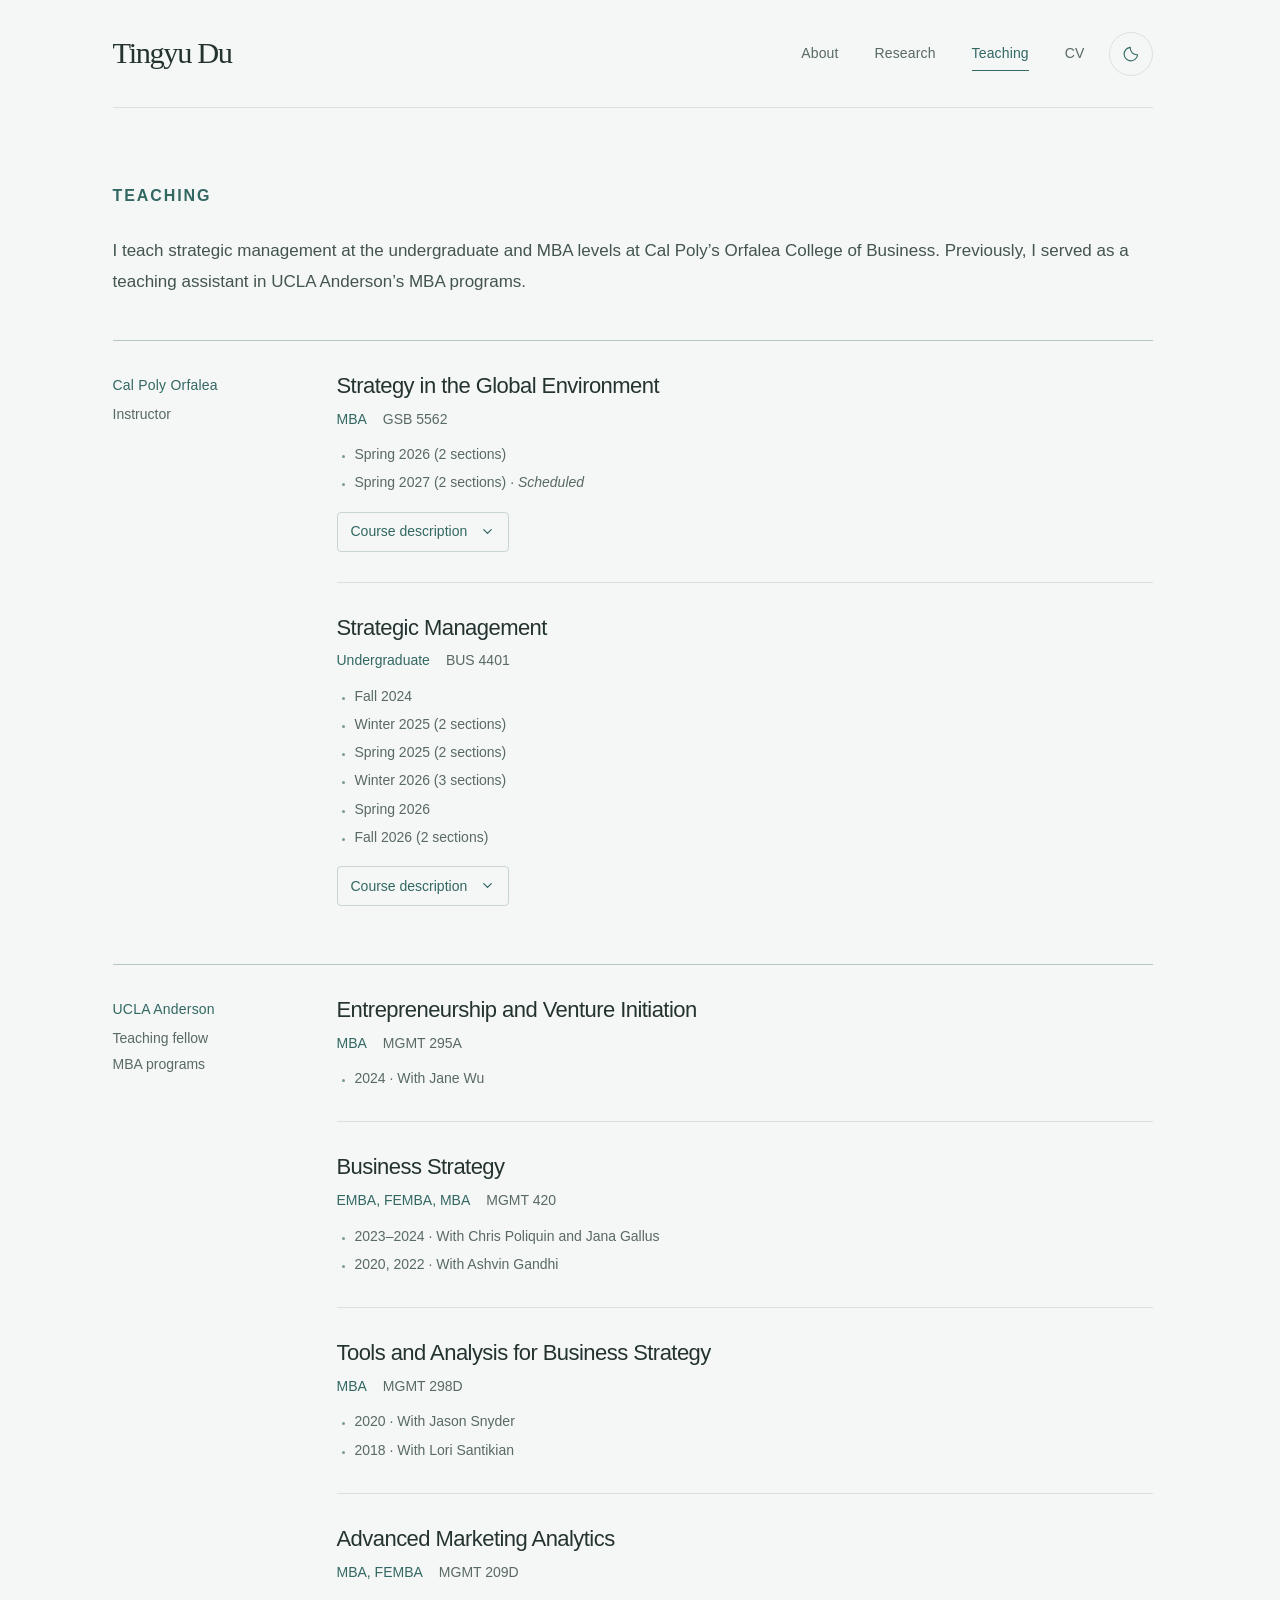
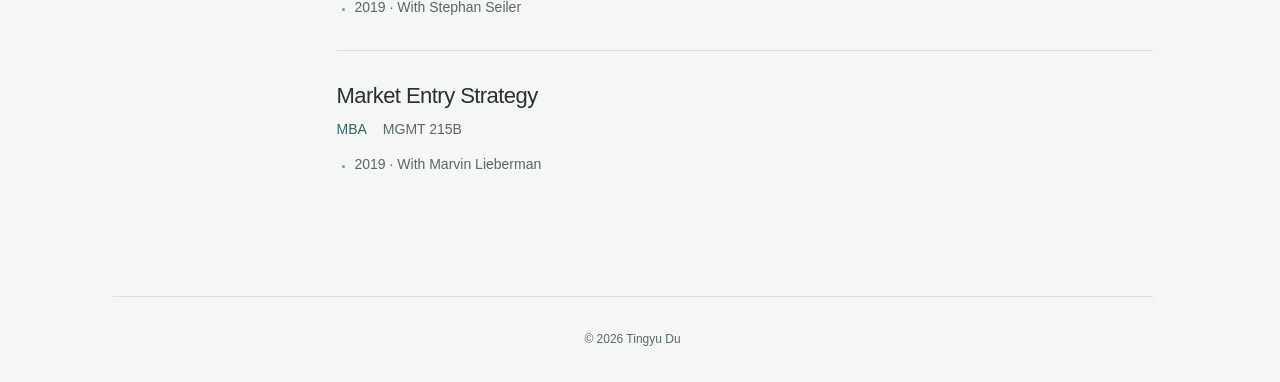
<file: teaching/index.html>
<!DOCTYPE html><html lang="en"><head><meta charSet="utf-8"/><meta name="viewport" content="width=device-width, initial-scale=1"/><link rel="stylesheet" href="/_next/static/css/index.D_qrtXZv.css" data-rsc-css-href="/_next/static/css/index.D_qrtXZv.css" data-precedence="vite-rsc/importer-resources"/><link rel="modulepreload" fetchPriority="low" href="/_next/static/chunks/index-BICwtoQF.js"/><script src="/_next/static/chunks/rolldown-runtime-C60lm6uB.js" type="module" async=""></script><script src="/_next/static/chunks/framework-D_rUT4EX.js" type="module" async=""></script><link rel="preload" href="/theme.css" as="style"/><link rel="modulepreload" href="/_next/static/chunks/layout-segment-context-ybgIn_D_.js" crossorigin=""/><link rel="modulepreload" href="/_next/static/chunks/Icon-BFIcK819.js" crossorigin=""/><title>Teaching | Tingyu Du</title><meta name="description" content="Teaching experience at Cal Poly’s Orfalea College of Business and UCLA Anderson School of Management."/><link rel="icon" href="/favicon.svg"/><link rel="stylesheet" href="/theme.css"/><script src="/theme.js"></script><script>Object.assign(((self[Symbol.for("vinext.navigationRuntime")]??={bootstrap:{routeManifest:null},functions:{}}).bootstrap.rsc??={rsc:[]}),{params:{},nav:{"pathname":"/teaching","searchParams":[]}})</script><link rel="modulepreload" href="/_next/static/chunks/index-BICwtoQF.js" />
</head><body><div class="site-shell site-shell--teaching"><a class="skip-link" href="#main">Skip to content</a><header class="site-header"><div class="header-inner wrap"><a class="wordmark" href="/" aria-label="Tingyu Du — About">Tingyu Du</a><nav class="main-nav" aria-label="Main navigation"><a href="/">About</a><a href="/research/">Research</a><a href="/teaching/" aria-current="page">Teaching</a><a href="/cv/">CV</a></nav><button class="theme-toggle" type="button" role="switch" aria-label="Dark mode" aria-checked="false" title="Switch to dark mode"><svg class="theme-moon" viewBox="0 0 24 24" aria-hidden="true"><path d="M20.8 13A9 9 0 0 1 11 3.2 9 9 0 1 0 20.8 13Z"></path></svg><svg class="theme-sun" viewBox="0 0 24 24" aria-hidden="true"><circle cx="12" cy="12" r="4"></circle><path d="M12 2v2m0 16v2M2 12h2m16 0h2M4.9 4.9l1.4 1.4m11.4 11.4 1.4 1.4M4.9 19.1l1.4-1.4M17.7 6.3l1.4-1.4"></path></svg></button></div></header><main id="main" class="site-main"><div class="page-content teaching-page wrap"><header class="page-heading"><h1 class="eyebrow">Teaching</h1><p class="page-intro">I teach strategic management at the undergraduate and MBA levels at Cal Poly’s Orfalea College of Business. Previously, I served as a teaching assistant in UCLA Anderson’s MBA programs.</p></header><section class="teaching-group" aria-labelledby="cal-poly-title"><div class="teaching-institution"><h2 class="group-label" id="cal-poly-title">Cal Poly Orfalea</h2><p class="teaching-role">Instructor</p></div><div class="teaching-courses"><article class="teaching-course"><h3>Strategy in the Global Environment</h3><p class="paper-meta"><span>MBA</span><span>GSB 5562</span></p><ul class="course-terms" aria-label="Teaching terms"><li>Spring 2026 (2 sections)</li><li>Spring 2027 (2 sections) · <em>Scheduled</em></li></ul><details class="paper-abstract course-description"><summary aria-label="Course description for Strategy in the Global Environment">Course description <svg xmlns="http://www.w3.org/2000/svg" width="15" height="15" viewBox="0 0 24 24" fill="none" stroke="currentColor" stroke-width="2" stroke-linecap="round" stroke-linejoin="round" class="lucide lucide-chevron-down" aria-hidden="true"><path d="m6 9 6 6 6-6"></path></svg></summary><div class="abstract-body"><p>This MBA core course examines how firms build and sustain competitive advantage from the perspective of a general manager. Students integrate knowledge across business functions to evaluate industry conditions, assess organizational capabilities, and formulate business and corporate strategies.</p><h4>Learning objectives</h4><ul class="course-objectives"><li>Develop and reinforce the ability to engage in strategic thinking.</li><li>Understand and master the tools of strategic management: strategy articulation, industry analysis, organizational design for strategic alignment, and corporate strategy.</li><li>Integrate knowledge gained in previous and concurrent courses with a focus on understanding what aspects are most useful to general managers.</li><li>Develop habits of structured, analytical, and critical thinking, and the ability to report key conclusions effectively, both in oral and written form.</li></ul><h4>Course materials</h4><dl class="course-materials"><div><dt>Textbook</dt><dd>Rothaermel, F. (2023). <em>Strategic Management</em> (6th ed.). McGraw Hill.</dd></div><div><dt>Canvas</dt><dd>The Canvas course site provides more detailed information on the specific topics that will be covered, including readings, assignments, announcements, and links to various additional resources.</dd></div><div><dt>Course packet</dt><dd>Available through Harvard Business Publishing.</dd></div></dl></div></details></article><article class="teaching-course"><h3>Strategic Management</h3><p class="paper-meta"><span>Undergraduate</span><span>BUS 4401</span></p><ul class="course-terms" aria-label="Teaching terms"><li>Fall 2024</li><li>Winter 2025 (2 sections)</li><li>Spring 2025 (2 sections)</li><li>Winter 2026 (3 sections)</li><li>Spring 2026</li><li>Fall 2026 (2 sections)</li></ul><details class="paper-abstract course-description"><summary aria-label="Course description for Strategic Management">Course description <svg xmlns="http://www.w3.org/2000/svg" width="15" height="15" viewBox="0 0 24 24" fill="none" stroke="currentColor" stroke-width="2" stroke-linecap="round" stroke-linejoin="round" class="lucide lucide-chevron-down" aria-hidden="true"><path d="m6 9 6 6 6-6"></path></svg></summary><div class="abstract-body"><p>This course introduces students to the fundamental concepts and tools of strategic management, focusing on why some firms outperform others and how companies achieve long-term success. Students learn to analyze a firm’s external environment and internal resources, evaluate cost leadership and differentiation strategies, and explore how innovation and corporate-level decisions shape competitive advantage.</p><h4>Learning objectives</h4><ul class="course-objectives"><li>Develop the ability to engage in strategic thinking.</li><li>Understand and master the fundamental concepts and tools of strategic management.</li><li>Apply strategic management concepts and tools to analyze firms’ internal and external environments and conduct strategic analysis of real-world companies.</li><li>Formulate business and corporate level strategy using appropriate strategic management concepts and tools.</li><li>Participate effectively in teams and communicate effectively both orally and in writing.</li></ul><h4>Course materials</h4><dl class="course-materials"><div><dt>Textbook</dt><dd>Rothaermel, F. (2023). <em>Strategic Management</em> (6th ed.). McGraw Hill.</dd></div><div><dt>Canvas</dt><dd>The Canvas course site provides more detailed information on the specific topics that will be covered, including readings, assignments, announcements, and links to various additional resources.</dd></div><div><dt>Course packet</dt><dd>Available through Harvard Business Publishing.</dd></div></dl></div></details></article></div></section><section class="teaching-group" aria-labelledby="ucla-title"><div class="teaching-institution"><h2 class="group-label" id="ucla-title">UCLA Anderson</h2><p class="teaching-role">Teaching fellow<br/>MBA programs</p></div><div class="teaching-courses"><article class="teaching-course"><h3>Entrepreneurship and Venture Initiation</h3><p class="paper-meta"><span>MBA</span><span>MGMT 295A</span></p><ul class="course-terms" aria-label="Teaching years and faculty"><li>2024 · With Jane Wu</li></ul></article><article class="teaching-course"><h3>Business Strategy</h3><p class="paper-meta"><span>EMBA, FEMBA, MBA</span><span>MGMT 420</span></p><ul class="course-terms" aria-label="Teaching years and faculty"><li>2023–2024 · With Chris Poliquin and Jana Gallus</li><li>2020, 2022 · With Ashvin Gandhi</li></ul></article><article class="teaching-course"><h3>Tools and Analysis for Business Strategy</h3><p class="paper-meta"><span>MBA</span><span>MGMT 298D</span></p><ul class="course-terms" aria-label="Teaching years and faculty"><li>2020 · With Jason Snyder</li><li>2018 · With Lori Santikian</li></ul></article><article class="teaching-course"><h3>Advanced Marketing Analytics</h3><p class="paper-meta"><span>MBA, FEMBA</span><span>MGMT 209D</span></p><ul class="course-terms" aria-label="Teaching years and faculty"><li>2019 · With Stephan Seiler</li></ul></article><article class="teaching-course"><h3>Market Entry Strategy</h3><p class="paper-meta"><span>MBA</span><span>MGMT 215B</span></p><ul class="course-terms" aria-label="Teaching years and faculty"><li>2019 · With Marvin Lieberman</li></ul></article></div></section></div></main><footer class="site-footer"><div class="wrap footer-inner"><span>© 2026 Tingyu Du</span></div></footer></div><script type="module" src="/_next/static/chunks/index-BICwtoQF.js" id="_R_" async=""></script><script>((self[Symbol.for("vinext.navigationRuntime")]??={bootstrap:{routeManifest:null},functions:{}}).bootstrap.rsc??={rsc:[]}).rsc.push("0:{\"page:/teaching\":\"$L1\",\"layout:/\":\"$L2\",\"route:/teaching\":\"$L3\",\"__route\":\"route:/teaching\",\"__interceptionContext\":null,\"__layoutIds\":[\"layout:/\"],\"__rootLayout\":\"/\",\"__bfcacheSegmentIdentities\":{\"layout:/\":\"[\\\"layout\\\",\\\"layout:/\\\",\\\"root-boundary:/\\\",\\\"\\\"]\",\"page:/teaching\":\"[\\\"page\\\",\\\"page:/teaching\\\",\\\"root-boundary:/\\\",\\\"[\\\\\\\"teaching\\\\\\\"]\\\"]\"},\"__srcPage\":[\"teaching\",\"page\"],\"__layoutFlags\":{\"layout:/\":\"s\"},\"__artifactCompatibility\":{\"schemaVersion\":1,\"graphVersion\":\"app-route-graph:cf7cc205f52b9a14\",\"deploymentVersion\":\"91b8c897-ca49-4867-83e2-0a76efab0974\",\"appElementsSchemaVersion\":1,\"rscPayloadSchemaVersion\":1,\"rootBoundaryId\":\"/\",\"renderEpoch\":null}}\n")</script><script>((self[Symbol.for("vinext.navigationRuntime")]??={bootstrap:{routeManifest:null},functions:{}}).bootstrap.rsc??={rsc:[]}).rsc.push("4:I[\"c5beb10df826\",[],\"Children\",1]\n")</script><script>((self[Symbol.for("vinext.navigationRuntime")]??={bootstrap:{routeManifest:null},functions:{}}).bootstrap.rsc??={rsc:[]}).rsc.push("5:I[\"0dc7e6a5ccb2\",[],\"GlobalErrorBoundary\",1]\n")</script><script>((self[Symbol.for("vinext.navigationRuntime")]??={bootstrap:{routeManifest:null},functions:{}}).bootstrap.rsc??={rsc:[]}).rsc.push("6:I[\"610eead2fe97\",[],\"default\",1]\n")</script><script>((self[Symbol.for("vinext.navigationRuntime")]??={bootstrap:{routeManifest:null},functions:{}}).bootstrap.rsc??={rsc:[]}).rsc.push("7:I[\"0dc7e6a5ccb2\",[],\"ErrorBoundary\",1]\n")</script><script>((self[Symbol.for("vinext.navigationRuntime")]??={bootstrap:{routeManifest:null},functions:{}}).bootstrap.rsc??={rsc:[]}).rsc.push("8:I[\"8c444080ebb8\",[],\"LayoutSegmentProvider\",1]\n")</script><script>((self[Symbol.for("vinext.navigationRuntime")]??={bootstrap:{routeManifest:null},functions:{}}).bootstrap.rsc??={rsc:[]}).rsc.push("9:I[\"c5beb10df826\",[],\"Slot\",1]\n")</script><script>((self[Symbol.for("vinext.navigationRuntime")]??={bootstrap:{routeManifest:null},functions:{}}).bootstrap.rsc??={rsc:[]}).rsc.push("a:I[\"0dc7e6a5ccb2\",[],\"NotFoundBoundary\",1]\n")</script><script>((self[Symbol.for("vinext.navigationRuntime")]??={bootstrap:{routeManifest:null},functions:{}}).bootstrap.rsc??={rsc:[]}).rsc.push("b:I[\"40fe166cc87b\",[],\"AppRouterScrollTarget\",1]\n")</script><script>((self[Symbol.for("vinext.navigationRuntime")]??={bootstrap:{routeManifest:null},functions:{}}).bootstrap.rsc??={rsc:[]}).rsc.push("c:I[\"0dc7e6a5ccb2\",[],\"RedirectBoundary\",1]\n")</script><script>((self[Symbol.for("vinext.navigationRuntime")]??={bootstrap:{routeManifest:null},functions:{}}).bootstrap.rsc??={rsc:[]}).rsc.push(":HL[\"/_next/static/css/index.D_qrtXZv.css\",\"style\"     ]\n")</script><script>((self[Symbol.for("vinext.navigationRuntime")]??={bootstrap:{routeManifest:null},functions:{}}).bootstrap.rsc??={rsc:[]}).rsc.push(":HL[\"/theme.css\",\"style\"     ]\n")</script><script>((self[Symbol.for("vinext.navigationRuntime")]??={bootstrap:{routeManifest:null},functions:{}}).bootstrap.rsc??={rsc:[]}).rsc.push("2:[[[\"$\",\"link\",\"css:/_next/static/css/index.D_qrtXZv.css\",{\"rel\":\"stylesheet\",\"precedence\":\"vite-rsc/importer-resources\",\"href\":\"/_next/static/css/index.D_qrtXZv.css\",\"data-rsc-css-href\":\"/_next/static/css/index.D_qrtXZv.css\"}],\"$undefined\"],[\"$\",\"html\",null,{\"lang\":\"en\",\"suppressHydrationWarning\":true,\"children\":[[\"$\",\"head\",null,{\"children\":[[\"$\",\"link\",null,{\"rel\":\"stylesheet\",\"href\":\"/theme.css\"}],[\"$\",\"script\",null,{\"src\":\"/theme.js\"}]]}],[\"$\",\"body\",null,{\"children\":[\"$\",\"$L4\",null,{}]}]]}]]\n")</script><script>((self[Symbol.for("vinext.navigationRuntime")]??={bootstrap:{routeManifest:null},functions:{}}).bootstrap.rsc??={rsc:[]}).rsc.push("3:[[[\"$\",\"meta\",null,{\"charSet\":\"utf-8\"}],[[\"$\",\"title\",\"0\",{\"children\":\"Teaching | Tingyu Du\"}],[\"$\",\"meta\",\"1\",{\"name\":\"description\",\"content\":\"Teaching experience at Cal Poly’s Orfalea College of Business and UCLA Anderson School of Management.\"}],[\"$\",\"link\",\"2\",{\"data-vinext-streamed-icon\":\"$undefined\",\"rel\":\"icon\",\"href\":\"/favicon.svg\",\"type\":\"$undefined\",\"sizes\":\"$undefined\",\"color\":\"$undefined\",\"media\":\"$undefined\",\"fetchPriority\":\"$undefined\"}]],[[\"$\",\"meta\",\"0\",{\"name\":\"viewport\",\"content\":\"width=device-width, initial-scale=1\"}]]],[\"$\",\"$L5\",null,{\"fallback\":\"$6\",\"children\":[\"$\",\"$L7\",null,{\"fallback\":\"$6\",\"children\":[\"$\",\"$L8\",null,{\"providerId\":\"layout:/\",\"segmentMap\":{\"children\":[\"teaching\"]},\"children\":[\"$\",\"$L9\",null,{\"id\":\"layout:/\",\"parallelSlots\":\"$undefined\",\"children\":[\"$\",\"$La\",null,{\"resetKey\":\"teaching\",\"fallback\":[[\"$\",\"title\",null,{\"children\":\"404: This page could not be found.\"}],[\"$\",\"div\",null,{\"style\":{\"fontFamily\":\"system-ui,\\\"Segoe UI\\\",Roboto,Helvetica,Arial,sans-serif,\\\"Apple Color Emoji\\\",\\\"Segoe UI Emoji\\\"\",\"height\":\"100vh\",\"textAlign\":\"center\",\"display\":\"flex\",\"flexDirection\":\"column\",\"alignItems\":\"center\",\"justifyContent\":\"center\"},\"children\":[\"$\",\"div\",null,{\"children\":[[\"$\",\"style\",null,{\"dangerouslySetInnerHTML\":{\"__html\":\"body{color:#000;background:#fff;margin:0}.next-error-h1{border-right:1px solid rgba(0,0,0,.3)}@media (prefers-color-scheme:dark){body{color:#fff;background:#000}.next-error-h1{border-right:1px solid rgba(255,255,255,.3)}}\"}}],[\"$\",\"h1\",null,{\"className\":\"next-error-h1\",\"style\":{\"display\":\"inline-block\",\"margin\":\"0 20px 0 0\",\"padding\":\"0 23px 0 0\",\"fontSize\":24,\"fontWeight\":500,\"verticalAlign\":\"top\",\"lineHeight\":\"49px\"},\"children\":404}],[\"$\",\"div\",null,{\"style\":{\"display\":\"inline-block\"},\"children\":[\"$\",\"h2\",null,{\"style\":{\"fontSize\":14,\"fontWeight\":400,\"lineHeight\":\"49px\",\"margin\":0},\"children\":\"This page could not be found.\"}]}]]}]}]],\"children\":[\"$\",\"$Lb\",null,{\"children\":[\"$\",\"$Lc\",null,{\"children\":[[\"$\",\"$L8\",null,{\"providerId\":\"page:/teaching\",\"segmentMap\":{\"children\":[\"__PAGE__\"]},\"children\":[\"$\",\"$L9\",null,{\"id\":\"page:/teaching\"}]}],null]}]}]}]}]}]}]}],null,null]\n")</script><script>((self[Symbol.for("vinext.navigationRuntime")]??={bootstrap:{routeManifest:null},functions:{}}).bootstrap.rsc??={rsc:[]}).rsc.push("d:I[\"066132fd2803\",[],\"default\",1]\n")</script><script>((self[Symbol.for("vinext.navigationRuntime")]??={bootstrap:{routeManifest:null},functions:{}}).bootstrap.rsc??={rsc:[]}).rsc.push("1:[\"$\",\"div\",null,{\"className\":\"site-shell site-shell--teaching\",\"children\":[[\"$\",\"a\",null,{\"className\":\"skip-link\",\"href\":\"#main\",\"children\":\"Skip to content\"}],[\"$\",\"header\",null,{\"className\":\"site-header\",\"children\":[\"$\",\"div\",null,{\"className\":\"header-inner wrap\",\"children\":[[\"$\",\"a\",null,{\"className\":\"wordmark\",\"href\":\"/\",\"aria-label\":\"Tingyu Du — About\",\"children\":\"Tingyu Du\"}],[\"$\",\"nav\",null,{\"className\":\"main-nav\",\"aria-label\":\"Main navigation\",\"children\":[[\"$\",\"a\",\"about\",{\"href\":\"/\",\"aria-current\":\"$undefined\",\"children\":\"About\"}],[\"$\",\"a\",\"research\",{\"href\":\"/research/\",\"aria-current\":\"$undefined\",\"children\":\"Research\"}],[\"$\",\"a\",\"teaching\",{\"href\":\"/teaching/\",\"aria-current\":\"page\",\"children\":\"Teaching\"}],[\"$\",\"a\",\"cv\",{\"href\":\"/cv/\",\"aria-current\":\"$undefined\",\"children\":\"CV\"}]]}],[\"$\",\"button\",null,{\"className\":\"theme-toggle\",\"type\":\"button\",\"role\":\"switch\",\"aria-label\":\"Dark mode\",\"aria-checked\":\"false\",\"title\":\"Switch to dark mode\",\"suppressHydrationWarning\":true,\"children\":[[\"$\",\"svg\",null,{\"className\":\"theme-moon\",\"viewBox\":\"0 0 24 24\",\"aria-hidden\":\"true\",\"children\":[\"$\",\"path\",null,{\"d\":\"M20.8 13A9 9 0 0 1 11 3.2 9 9 0 1 0 20.8 13Z\"}]}],[\"$\",\"svg\",null,{\"className\":\"theme-sun\",\"viewBox\":\"0 0 24 24\",\"aria-hidden\":\"true\",\"children\":[[\"$\",\"circle\",null,{\"cx\":\"12\",\"cy\":\"12\",\"r\":\"4\"}],[\"$\",\"path\",null,{\"d\":\"M12 2v2m0 16v2M2 12h2m16 0h2M4.9 4.9l1.4 1.4m11.4 11.4 1.4 1.4M4.9 19.1l1.4-1.4M17.7 6.3l1.4-1.4\"}]]}]]}]]}]}],[\"$\",\"main\",null,{\"id\":\"main\",\"className\":\"site-main\",\"children\":[\"$\",\"div\",null,{\"className\":\"page-content teaching-page wrap\",\"children\":[[\"$\",\"header\",null,{\"className\":\"page-heading\",\"children\":[[\"$\",\"h1\",null,{\"className\":\"eyebrow\",\"children\":\"Teaching\"}],[\"$\",\"p\",null,{\"className\":\"page-intro\",\"children\":\"I teach strategic management at the undergraduate and MBA levels at Cal Poly’s Orfalea College of Business. Previously, I served as a teaching assistant in UCLA Anderson’s MBA programs.\"}]]}],[\"$\",\"section\",null,{\"className\":\"teaching-group\",\"aria-labelledby\":\"cal-poly-title\",\"children\":[[\"$\",\"div\",null,{\"className\":\"teaching-institution\",\"children\":[[\"$\",\"h2\",null,{\"className\":\"group-label\",\"id\":\"cal-poly-title\",\"children\":\"Cal Poly Orfalea\"}],[\"$\",\"p\",null,{\"className\":\"teaching-role\",\"children\":\"Instructor\"}]]}],[\"$\",\"div\",null,{\"className\":\"teaching-courses\",\"children\":[[\"$\",\"article\",null,{\"className\":\"teaching-course\",\"children\":[[\"$\",\"h3\",null,{\"children\":\"Strategy in the Global Environment\"}],[\"$\",\"p\",null,{\"className\":\"paper-meta\",\"children\":[[\"$\",\"span\",null,{\"children\":\"MBA\"}],[\"$\",\"span\",null,{\"children\":\"GSB 5562\"}]]}],[\"$\",\"ul\",null,{\"className\":\"course-terms\",\"aria-label\":\"Teaching terms\",\"children\":[[\"$\",\"li\",null,{\"children\":\"Spring 2026 (2 sections)\"}],[\"$\",\"li\",null,{\"children\":[\"Spring 2027 (2 sections) · \",[\"$\",\"em\",null,{\"children\":\"Scheduled\"}]]}]]}],[\"$\",\"details\",null,{\"className\":\"paper-abstract course-description\",\"children\":[[\"$\",\"summary\",null,{\"aria-label\":\"Course description for Strategy in the Global Environment\",\"children\":[\"Course description \",[\"$\",\"$Ld\",null,{\"ref\":\"$undefined\",\"iconNode\":[[\"path\",{\"d\":\"m6 9 6 6 6-6\",\"key\":\"qrunsl\"}]],\"className\":\"lucide-chevron-down\",\"size\":15,\"aria-hidden\":\"true\"}]]}],[\"$\",\"div\",null,{\"className\":\"abstract-body\",\"children\":[[\"$\",\"p\",null,{\"children\":\"This MBA core course examines how firms build and sustain competitive advantage from the perspective of a general manager. Students integrate knowledge across business functions to evaluate industry conditions, assess organizational capabilities, and formulate business and corporate strategies.\"}],[\"$\",\"h4\",null,{\"children\":\"Learning objectives\"}],[\"$\",\"ul\",null,{\"className\":\"course-objectives\",\"children\":[[\"$\",\"li\",\"Develop and reinforce the ability to engage in strategic thinking.\",{\"children\":\"Develop and reinforce the ability to engage in strategic thinking.\"}],[\"$\",\"li\",\"Understand and master the tools of strategic management: strategy articulation, industry analysis, organizational design for strategic alignment, and corporate strategy.\",{\"children\":\"Understand and master the tools of strategic management: strategy articulation, industry analysis, organizational design for strategic alignment, and corporate strategy.\"}],[\"$\",\"li\",\"Integrate knowledge gained in previous and concurrent courses with a focus on understanding what aspects are most useful to general managers.\",{\"children\":\"Integrate knowledge gained in previous and concurrent courses with a focus on understanding what aspects are most useful to general managers.\"}],\"$Le\"]}],\"$Lf\",\"$L10\"]}]]}]]}],\"$L11\"]}]]}],\"$L12\"]}]}],\"$L13\"]}]\n")</script><script>((self[Symbol.for("vinext.navigationRuntime")]??={bootstrap:{routeManifest:null},functions:{}}).bootstrap.rsc??={rsc:[]}).rsc.push("e:[\"$\",\"li\",\"Develop habits of structured, analytical, and critical thinking, and the ability to report key conclusions effectively, both in oral and written form.\",{\"children\":\"Develop habits of structured, analytical, and critical thinking, and the ability to report key conclusions effectively, both in oral and written form.\"}]\n")</script><script>((self[Symbol.for("vinext.navigationRuntime")]??={bootstrap:{routeManifest:null},functions:{}}).bootstrap.rsc??={rsc:[]}).rsc.push("f:[\"$\",\"h4\",null,{\"children\":\"Course materials\"}]\n")</script><script>((self[Symbol.for("vinext.navigationRuntime")]??={bootstrap:{routeManifest:null},functions:{}}).bootstrap.rsc??={rsc:[]}).rsc.push("10:[\"$\",\"dl\",null,{\"className\":\"course-materials\",\"children\":[[\"$\",\"div\",null,{\"children\":[[\"$\",\"dt\",null,{\"children\":\"Textbook\"}],[\"$\",\"dd\",null,{\"children\":[\"Rothaermel, F. (2023). \",[\"$\",\"em\",null,{\"children\":\"Strategic Management\"}],\" (6th ed.). McGraw Hill.\"]}]]}],[\"$\",\"div\",null,{\"children\":[[\"$\",\"dt\",null,{\"children\":\"Canvas\"}],[\"$\",\"dd\",null,{\"children\":\"The Canvas course site provides more detailed information on the specific topics that will be covered, including readings, assignments, announcements, and links to various additional resources.\"}]]}],[\"$\",\"div\",null,{\"children\":[[\"$\",\"dt\",null,{\"children\":\"Course packet\"}],[\"$\",\"dd\",null,{\"children\":\"Available through Harvard Business Publishing.\"}]]}]]}]\n")</script><script>((self[Symbol.for("vinext.navigationRuntime")]??={bootstrap:{routeManifest:null},functions:{}}).bootstrap.rsc??={rsc:[]}).rsc.push("11:[\"$\",\"article\",null,{\"className\":\"teaching-course\",\"children\":[[\"$\",\"h3\",null,{\"children\":\"Strategic Management\"}],[\"$\",\"p\",null,{\"className\":\"paper-meta\",\"children\":[[\"$\",\"span\",null,{\"children\":\"Undergraduate\"}],[\"$\",\"span\",null,{\"children\":\"BUS 4401\"}]]}],[\"$\",\"ul\",null,{\"className\":\"course-terms\",\"aria-label\":\"Teaching terms\",\"children\":[[\"$\",\"li\",null,{\"children\":\"Fall 2024\"}],[\"$\",\"li\",null,{\"children\":\"Winter 2025 (2 sections)\"}],[\"$\",\"li\",null,{\"children\":\"Spring 2025 (2 sections)\"}],[\"$\",\"li\",null,{\"children\":\"Winter 2026 (3 sections)\"}],[\"$\",\"li\",null,{\"children\":\"Spring 2026\"}],[\"$\",\"li\",null,{\"children\":\"Fall 2026 (2 sections)\"}]]}],[\"$\",\"details\",null,{\"className\":\"paper-abstract course-description\",\"children\":[[\"$\",\"summary\",null,{\"aria-label\":\"Course description for Strategic Management\",\"children\":[\"Course description \",[\"$\",\"$Ld\",null,{\"ref\":\"$undefined\",\"iconNode\":\"$1:props:children:2:props:children:props:children:1:props:children:1:props:children:0:props:children:3:props:children:0:props:children:1:props:iconNode\",\"className\":\"lucide-chevron-down\",\"size\":15,\"aria-hidden\":\"true\"}]]}],[\"$\",\"div\",null,{\"className\":\"abstract-body\",\"children\":[[\"$\",\"p\",null,{\"children\":\"This course introduces students to the fundamental concepts and tools of strategic management, focusing on why some firms outperform others and how companies achieve long-term success. Students learn to analyze a firm’s external environment and internal resources, evaluate cost leadership and differentiation strategies, and explore how innovation and corporate-level decisions shape competitive advantage.\"}],[\"$\",\"h4\",null,{\"children\":\"Learning objectives\"}],[\"$\",\"ul\",null,{\"className\":\"course-objectives\",\"children\":[[\"$\",\"li\",\"Develop the ability to engage in strategic thinking.\",{\"children\":\"Develop the ability to engage in strategic thinking.\"}],[\"$\",\"li\",\"Understand and master the fundamental concepts and tools of strategic management.\",{\"children\":\"Understand and master the fundamental concepts and tools of strategic management.\"}],[\"$\",\"li\",\"Apply strategic management concepts and tools to analyze firms’ internal and external environments and conduct strategic analysis of real-world companies.\",{\"children\":\"Apply strategic management concepts and tools to analyze firms’ internal and external environments and conduct strategic analysis of real-world companies.\"}],[\"$\",\"li\",\"Formulate business and corporate level strategy using appropriate strategic management concepts and tools.\",{\"children\":\"Formulate business and corporate level strategy using appropriate strategic management concepts and tools.\"}],[\"$\",\"li\",\"Participate effectively in teams and communicate effectively both orally and in writing.\",{\"children\":\"Participate effectively in teams and communicate effectively both orally and in writing.\"}]]}],[\"$\",\"h4\",null,{\"children\":\"Course materials\"}],[\"$\",\"dl\",null,{\"className\":\"course-materials\",\"children\":[[\"$\",\"div\",null,{\"children\":[[\"$\",\"dt\",null,{\"children\":\"Textbook\"}],[\"$\",\"dd\",null,{\"children\":[\"Rothaermel, F. (2023). \",[\"$\",\"em\",null,{\"children\":\"Strategic Management\"}],\" (6th ed.). McGraw Hill.\"]}]]}],[\"$\",\"div\",null,{\"children\":[[\"$\",\"dt\",null,{\"children\":\"Canvas\"}],[\"$\",\"dd\",null,{\"children\":\"The Canvas course site provides more detailed information on the specific topics that will be covered, including readings, assignments, announcements, and links to various additional resources.\"}]]}],[\"$\",\"div\",null,{\"children\":[[\"$\",\"dt\",null,{\"children\":\"Course packet\"}],[\"$\",\"dd\",null,{\"children\":\"Available through Harvard Business Publishing.\"}]]}]]}]]}]]}]]}]\n")</script><script>((self[Symbol.for("vinext.navigationRuntime")]??={bootstrap:{routeManifest:null},functions:{}}).bootstrap.rsc??={rsc:[]}).rsc.push("12:[\"$\",\"section\",null,{\"className\":\"teaching-group\",\"aria-labelledby\":\"ucla-title\",\"children\":[[\"$\",\"div\",null,{\"className\":\"teaching-institution\",\"children\":[[\"$\",\"h2\",null,{\"className\":\"group-label\",\"id\":\"ucla-title\",\"children\":\"UCLA Anderson\"}],[\"$\",\"p\",null,{\"className\":\"teaching-role\",\"children\":[\"Teaching fellow\",[\"$\",\"br\",null,{}],\"MBA programs\"]}]]}],[\"$\",\"div\",null,{\"className\":\"teaching-courses\",\"children\":[[\"$\",\"article\",null,{\"className\":\"teaching-course\",\"children\":[[\"$\",\"h3\",null,{\"children\":\"Entrepreneurship and Venture Initiation\"}],[\"$\",\"p\",null,{\"className\":\"paper-meta\",\"children\":[[\"$\",\"span\",null,{\"children\":\"MBA\"}],[\"$\",\"span\",null,{\"children\":\"MGMT 295A\"}]]}],[\"$\",\"ul\",null,{\"className\":\"course-terms\",\"aria-label\":\"Teaching years and faculty\",\"children\":[\"$\",\"li\",null,{\"children\":\"2024 · With Jane Wu\"}]}]]}],[\"$\",\"article\",null,{\"className\":\"teaching-course\",\"children\":[[\"$\",\"h3\",null,{\"children\":\"Business Strategy\"}],[\"$\",\"p\",null,{\"className\":\"paper-meta\",\"children\":[[\"$\",\"span\",null,{\"children\":\"EMBA, FEMBA, MBA\"}],[\"$\",\"span\",null,{\"children\":\"MGMT 420\"}]]}],[\"$\",\"ul\",null,{\"className\":\"course-terms\",\"aria-label\":\"Teaching years and faculty\",\"children\":[[\"$\",\"li\",null,{\"children\":\"2023–2024 · With Chris Poliquin and Jana Gallus\"}],[\"$\",\"li\",null,{\"children\":\"2020, 2022 · With Ashvin Gandhi\"}]]}]]}],[\"$\",\"article\",null,{\"className\":\"teaching-course\",\"children\":[[\"$\",\"h3\",null,{\"children\":\"Tools and Analysis for Business Strategy\"}],[\"$\",\"p\",null,{\"className\":\"paper-meta\",\"children\":[[\"$\",\"span\",null,{\"children\":\"MBA\"}],[\"$\",\"span\",null,{\"children\":\"MGMT 298D\"}]]}],[\"$\",\"ul\",null,{\"className\":\"course-terms\",\"aria-label\":\"Teaching years and faculty\",\"children\":[[\"$\",\"li\",null,{\"children\":\"2020 · With Jason Snyder\"}],[\"$\",\"li\",null,{\"children\":\"2018 · With Lori Santikian\"}]]}]]}],[\"$\",\"article\",null,{\"className\":\"teaching-course\",\"children\":[[\"$\",\"h3\",null,{\"children\":\"Advanced Marketing Analytics\"}],[\"$\",\"p\",null,{\"className\":\"paper-meta\",\"children\":[[\"$\",\"span\",null,{\"children\":\"MBA, FEMBA\"}],[\"$\",\"span\",null,{\"children\":\"MGMT 209D\"}]]}],[\"$\",\"ul\",null,{\"className\":\"course-terms\",\"aria-label\":\"Teaching years and faculty\",\"children\":[\"$\",\"li\",null,{\"children\":\"2019 · With Stephan Seiler\"}]}]]}],[\"$\",\"article\",null,{\"className\":\"teaching-course\",\"children\":[[\"$\",\"h3\",null,{\"children\":\"Market Entry Strategy\"}],[\"$\",\"p\",null,{\"className\":\"paper-meta\",\"children\":[[\"$\",\"span\",null,{\"children\":\"MBA\"}],[\"$\",\"span\",null,{\"children\":\"MGMT 215B\"}]]}],[\"$\",\"ul\",null,{\"className\":\"course-terms\",\"aria-label\":\"Teaching years and faculty\",\"children\":[\"$\",\"li\",null,{\"children\":\"2019 · With Marvin Lieberman\"}]}]]}]]}]]}]\n")</script><script>((self[Symbol.for("vinext.navigationRuntime")]??={bootstrap:{routeManifest:null},functions:{}}).bootstrap.rsc??={rsc:[]}).rsc.push("13:[\"$\",\"footer\",null,{\"className\":\"site-footer\",\"children\":[\"$\",\"div\",null,{\"className\":\"wrap footer-inner\",\"children\":[\"$\",\"span\",null,{\"children\":\"© 2026 Tingyu Du\"}]}]}]\n")</script><script>Object.assign(((self[Symbol.for("vinext.navigationRuntime")]??={bootstrap:{routeManifest:null},functions:{}}).bootstrap.rsc??={rsc:[]}),{"initialCacheKind":"static"});((self[Symbol.for("vinext.navigationRuntime")]??={bootstrap:{routeManifest:null},functions:{}}).bootstrap.rsc??={rsc:[]}).done=true</script></body></html>
</file>
<file: theme.css>
/* An understated charcoal-and-sage counterpart to the original light palette. */
:root { color-scheme: light; }
:root[data-theme='dark'] {
  color-scheme: dark;
  --background: #151d1b;
  --surface: #151d1b;
  --foreground: #e4ede8;
  --primary: #9dcfc0;
  --primary-foreground: #15251f;
  --border: #354640;
  --muted: #afc0b8;
}
[data-theme='dark'] .site-header { background: rgb(21 29 27 / 96%); }
[data-theme='dark'] .intro-prose,
[data-theme='dark'] .research-page .page-intro,
[data-theme='dark'] .teaching-page .page-intro,
[data-theme='dark'] .abstract-body { color: #c0cec7; }
[data-theme='dark'] .intro-prose p:first-child { color: var(--foreground); }
[data-theme='dark'] .abstract-body { background: #1e2a25; }
[data-theme='dark'] .research-group,
[data-theme='dark'] .teaching-group,
[data-theme='dark'] .cv-toolbar { border-color: #4c6559; }
[data-theme='dark'] .recognition,
[data-theme='dark'] .paper-notes li,
[data-theme='dark'] .abstract-body { border-left-color: #648877; }
[data-theme='dark'] .paper-abstract summary,
[data-theme='dark'] .cv-download { border-color: #4c6559; }
[data-theme='dark'] .paper-link:hover,
[data-theme='dark'] .paper-abstract summary:hover,
[data-theme='dark'] .paper-abstract[open] summary,
[data-theme='dark'] .cv-download:hover { background: #283c32; border-color: #7fa792; }
[data-theme='dark'] .intro-prose a,
[data-theme='dark'] .abstract-attribution a,
[data-theme='dark'] .paper-notes a,
[data-theme='dark'] .cv-preview-note a { text-decoration-color: #648877; }
[data-theme='dark'] .primary-button,
[data-theme='dark'] .skip-link { color: #15251f; }
[data-theme='dark'] .primary-button:hover { background: #b3dfd0; }
[data-theme='dark'] ::selection { background: #365b4c; color: #f1f7f4; }
/* Keep the navigation anchored; the switch occupies its own header column. */
.site-header .header-inner { display: grid; grid-template-columns: 1fr auto 44px; gap: 24px; }
.theme-toggle {
  display: inline-flex; align-items: center; justify-content: center;
  width: 44px; height: 44px; padding: 0; border: 1px solid var(--border);
  border-radius: 50%; background: transparent; color: var(--primary); cursor: pointer;
}
.theme-toggle:hover { background: color-mix(in srgb, var(--primary) 10%, transparent); }
.theme-toggle svg { width: 18px; height: 18px; fill: none; stroke: currentColor; stroke-width: 1.5; stroke-linecap: round; stroke-linejoin: round; }
.theme-sun { display: none; }
[data-theme='dark'] .theme-sun { display: block; }
[data-theme='dark'] .theme-moon { display: none; }
@media (max-width: 760px) { .site-header .header-inner { gap: 16px; } .site-header .main-nav { gap: 20px; } }
@media (max-width: 640px) {
  .site-header .header-inner { grid-template-columns: 1fr 44px; gap: 6px 16px; padding-top: 17px; padding-bottom: 4px; align-items: center; }
  .site-header .main-nav { grid-column: 1 / -1; grid-row: 2; width: 100%; justify-content: space-between; gap: 16px; }
  .theme-toggle { grid-column: 2; grid-row: 1; }
}
@media print { .theme-toggle { display: none; } }
</file>
